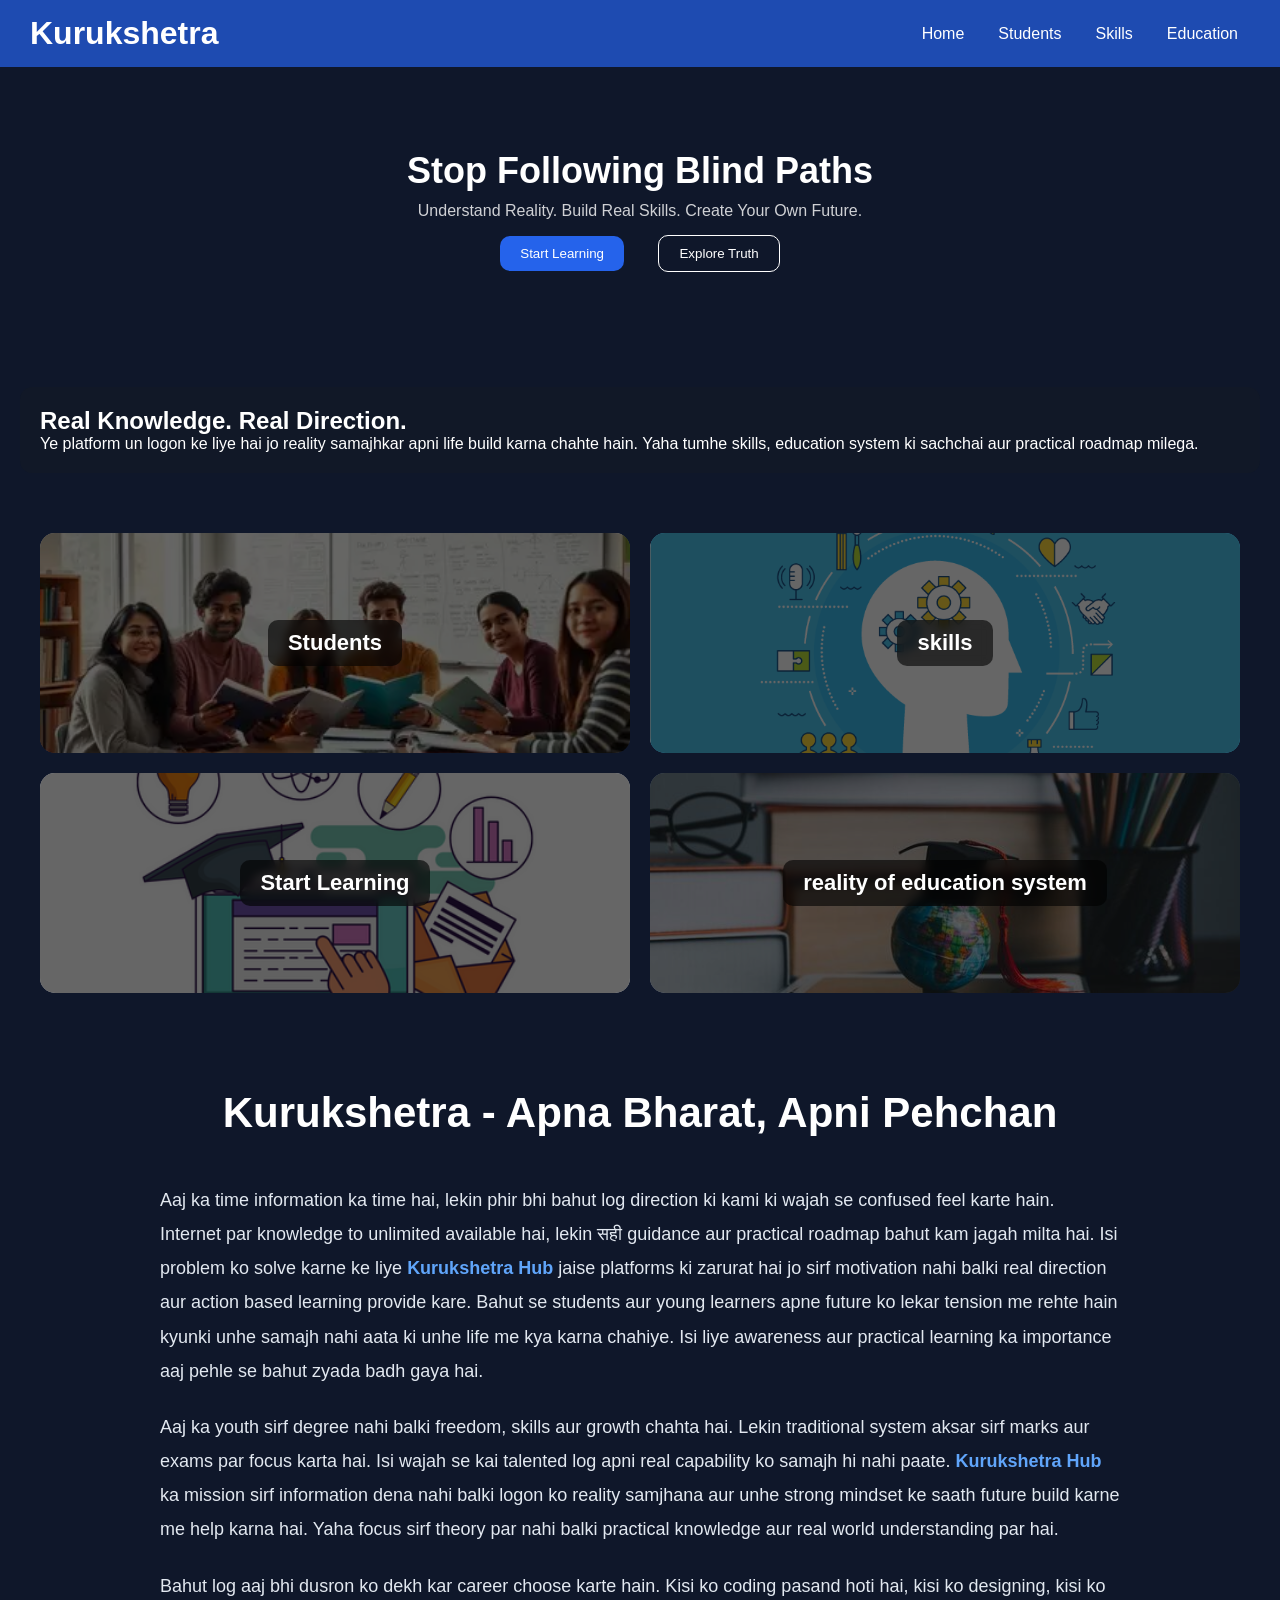
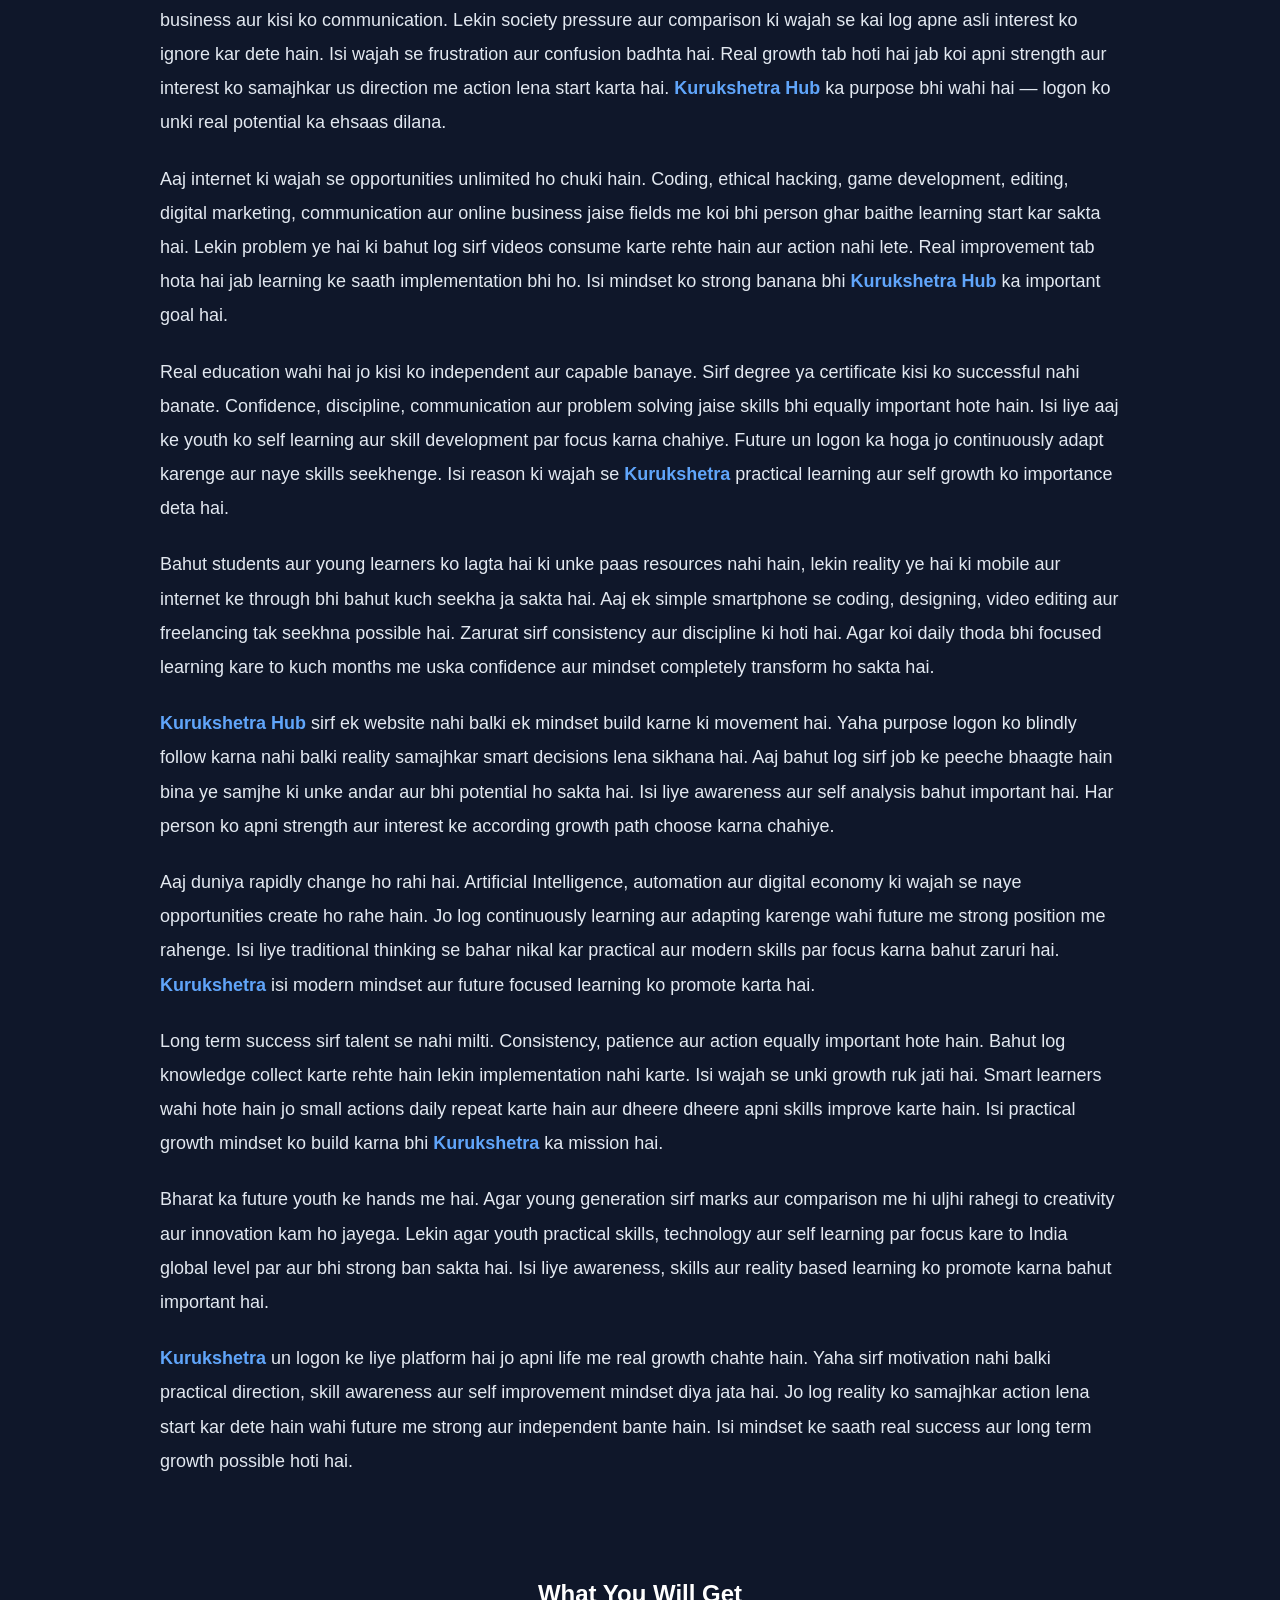
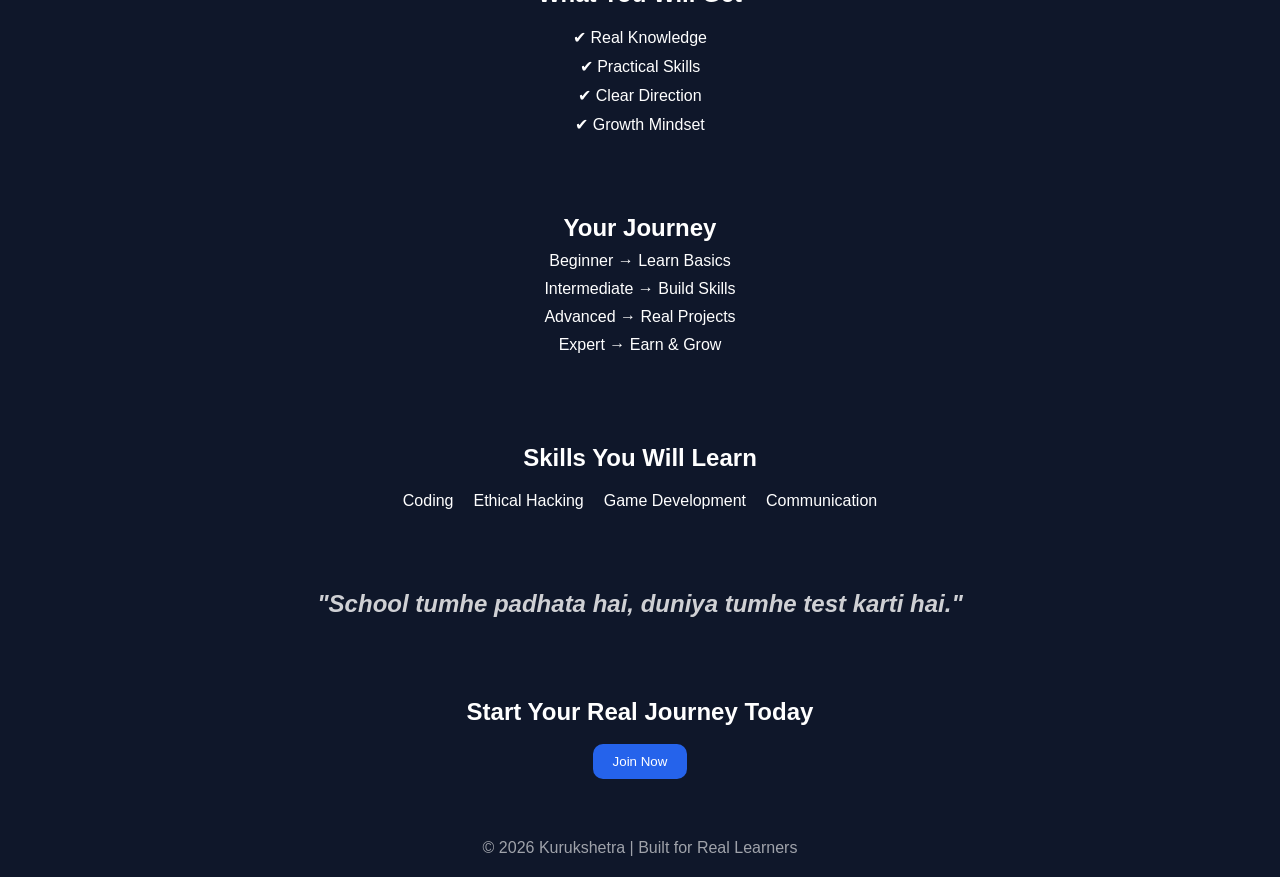
<file: index.html>
<!DOCTYPE html>
<html>
<head>
  <title>Kurukshetra: Apna Bharat, Apni Pehchan</title>
<meta name="google-site-verification" content="U9v6jDR8vg3kmbfrW6MSKwEQJCHK7omsVgUITVXYSSY" />
  <link rel="icon" type="image/png" href="icon.png">
  <link rel="apple-touch-icon" href="icon.png">
  <meta name="theme-color" content="#0f172a">
  <meta name="description" content="Kurukshetra hub ek platform hai jaha students ko real knowledge, skills aur life direction milti hai. Yaha aapko practical learning aur growth ka roadmap milega.">
  <link rel="stylesheet" href="style.css">
  <meta charset="UTF-8">
  <meta name="viewport" content="width=device-width, initial-scale=1.0">
</head>


<body>
  
<header>
  <h1>Kurukshetra</h1>
  <nav class="menu">
    <a href="#">Home</a>
    <a href="students.html">Students</a>
    <a href="skills.html">Skills</a>
    <a href="education.html">Education</a>
  </nav>
</header>

<!-- 🔥 HERO -->
<section class="hero">
  <h2>Stop Following Blind Paths</h2>
  <p>Understand Reality. Build Real Skills. Create Your Own Future.</p>
  <div class="hero-btns">
    <button onclick="location.href='start-learning.html'">Start Learning</button>
    <button class="outline" onclick="location.href='education.html'">Explore Truth</button>
  </div>
</section>

<!-- 📌 ABOUT -->
<section class="about">
  <h2>Real Knowledge. Real Direction.</h2>
  <p>
    Ye platform un logon ke liye hai jo reality samajhkar apni life build karna chahte hain.
    Yaha tumhe skills, education system ki sachchai aur practical roadmap milega.
  </p>
</section>

<!-- 🔥 MAIN BOXES -->
<section class="main-sections">
  <div class="box students" onclick="location.href='students.html'" >
  <span class="box-text">Students</span>
</div>
  <div class="box skills" onclick="location.href='skills.html'">
  <span class="box-text">skills</span>
</div>
<div class="box learning" onclick="location.href='start-learning.html'">
  <span class="box-text">Start Learning</span>
</div>
  <div class="box education" onclick="location.href='education.html'">
  <span class="box-text">reality of education system</span>
</div>
</section>

<section class="home-article">

  <h1>Kurukshetra - Apna Bharat, Apni Pehchan</h1>

  <p>
    Aaj ka time information ka time hai, lekin phir bhi bahut log direction ki kami ki wajah se confused feel karte hain. Internet par knowledge to unlimited available hai, lekin सही guidance aur practical roadmap bahut kam jagah milta hai. Isi problem ko solve karne ke liye <b>Kurukshetra Hub</b> jaise platforms ki zarurat hai jo sirf motivation nahi balki real direction aur action based learning provide kare. Bahut se students aur young learners apne future ko lekar tension me rehte hain kyunki unhe samajh nahi aata ki unhe life me kya karna chahiye. Isi liye awareness aur practical learning ka importance aaj pehle se bahut zyada badh gaya hai.
  </p>

  <p>
    Aaj ka youth sirf degree nahi balki freedom, skills aur growth chahta hai. Lekin traditional system aksar sirf marks aur exams par focus karta hai. Isi wajah se kai talented log apni real capability ko samajh hi nahi paate. <b>Kurukshetra Hub</b> ka mission sirf information dena nahi balki logon ko reality samjhana aur unhe strong mindset ke saath future build karne me help karna hai. Yaha focus sirf theory par nahi balki practical knowledge aur real world understanding par hai.
  </p>

  <p>
    Bahut log aaj bhi dusron ko dekh kar career choose karte hain. Kisi ko coding pasand hoti hai, kisi ko designing, kisi ko business aur kisi ko communication. Lekin society pressure aur comparison ki wajah se kai log apne asli interest ko ignore kar dete hain. Isi wajah se frustration aur confusion badhta hai. Real growth tab hoti hai jab koi apni strength aur interest ko samajhkar us direction me action lena start karta hai. <b>Kurukshetra Hub</b> ka purpose bhi wahi hai — logon ko unki real potential ka ehsaas dilana.
  </p>

  <p>
    Aaj internet ki wajah se opportunities unlimited ho chuki hain. Coding, ethical hacking, game development, editing, digital marketing, communication aur online business jaise fields me koi bhi person ghar baithe learning start kar sakta hai. Lekin problem ye hai ki bahut log sirf videos consume karte rehte hain aur action nahi lete. Real improvement tab hota hai jab learning ke saath implementation bhi ho. Isi mindset ko strong banana bhi <b>Kurukshetra Hub</b> ka important goal hai.
  </p>

  <p>
    Real education wahi hai jo kisi ko independent aur capable banaye. Sirf degree ya certificate kisi ko successful nahi banate. Confidence, discipline, communication aur problem solving jaise skills bhi equally important hote hain. Isi liye aaj ke youth ko self learning aur skill development par focus karna chahiye. Future un logon ka hoga jo continuously adapt karenge aur naye skills seekhenge. Isi reason ki wajah se <b>Kurukshetra</b> practical learning aur self growth ko importance deta hai.
  </p>

  <p>
    Bahut students aur young learners ko lagta hai ki unke paas resources nahi hain, lekin reality ye hai ki mobile aur internet ke through bhi bahut kuch seekha ja sakta hai. Aaj ek simple smartphone se coding, designing, video editing aur freelancing tak seekhna possible hai. Zarurat sirf consistency aur discipline ki hoti hai. Agar koi daily thoda bhi focused learning kare to kuch months me uska confidence aur mindset completely transform ho sakta hai.
  </p>

  <p>
    <b>Kurukshetra Hub</b> sirf ek website nahi balki ek mindset build karne ki movement hai. Yaha purpose logon ko blindly follow karna nahi balki reality samajhkar smart decisions lena sikhana hai. Aaj bahut log sirf job ke peeche bhaagte hain bina ye samjhe ki unke andar aur bhi potential ho sakta hai. Isi liye awareness aur self analysis bahut important hai. Har person ko apni strength aur interest ke according growth path choose karna chahiye.
  </p>

  <p>
    Aaj duniya rapidly change ho rahi hai. Artificial Intelligence, automation aur digital economy ki wajah se naye opportunities create ho rahe hain. Jo log continuously learning aur adapting karenge wahi future me strong position me rahenge. Isi liye traditional thinking se bahar nikal kar practical aur modern skills par focus karna bahut zaruri hai. <b>Kurukshetra</b> isi modern mindset aur future focused learning ko promote karta hai.
  </p>

  <p>
    Long term success sirf talent se nahi milti. Consistency, patience aur action equally important hote hain. Bahut log knowledge collect karte rehte hain lekin implementation nahi karte. Isi wajah se unki growth ruk jati hai. Smart learners wahi hote hain jo small actions daily repeat karte hain aur dheere dheere apni skills improve karte hain. Isi practical growth mindset ko build karna bhi <b>Kurukshetra</b> ka mission hai.
  </p>

  <p>
    Bharat ka future youth ke hands me hai. Agar young generation sirf marks aur comparison me hi uljhi rahegi to creativity aur innovation kam ho jayega. Lekin agar youth practical skills, technology aur self learning par focus kare to India global level par aur bhi strong ban sakta hai. Isi liye awareness, skills aur reality based learning ko promote karna bahut important hai.
  </p>

  <p>
    <b>Kurukshetra</b> un logon ke liye platform hai jo apni life me real growth chahte hain. Yaha sirf motivation nahi balki practical direction, skill awareness aur self improvement mindset diya jata hai. Jo log reality ko samajhkar action lena start kar dete hain wahi future me strong aur independent bante hain. Isi mindset ke saath real success aur long term growth possible hoti hai.
  </p>

</section>
<!-- 🚀 WHAT YOU GET -->
<section class="features">
  <h2>What You Will Get</h2>
  <div class="feature-box">
    <div>✔ Real Knowledge</div>
    <div>✔ Practical Skills</div>
    <div>✔ Clear Direction</div>
    <div>✔ Growth Mindset</div>
  </div>
</section>

<!-- 🧭 ROADMAP -->
<section class="roadmap">
  <h2>Your Journey</h2>
  <div class="steps">
    <div>Beginner → Learn Basics</div>
    <div>Intermediate → Build Skills</div>
    <div>Advanced → Real Projects</div>
    <div>Expert → Earn & Grow</div>
  </div>
</section>

<!-- 💡 SKILLS PREVIEW -->
<section class="skills-preview">
  <h2>Skills You Will Learn</h2>
  <div class="skill-items">
    <div>Coding</div>
    <div>Ethical Hacking</div>
    <div>Game Development</div>
    <div>Communication</div>
  </div>
</section>

<!-- ⚡ QUOTE -->
<section class="quote">
  <h2>"School tumhe padhata hai, duniya tumhe test karti hai."</h2>
</section>

<!-- 🎯 CTA -->
<section class="cta">
  <h2>Start Your Real Journey Today</h2>
  <br><button>Join Now</button>
</section>

<!-- 🔚 FOOTER -->
<footer>
  <p>© 2026 Kurukshetra | Built for Real Learners</p>
</footer>

<script>
window.addEventListener("load", function() {
  setTimeout(function() {
    document.getElementById("popup").style.display = "flex";
  }, 5000); // 5 sec baad show
});

function closePopup() {
  document.getElementById("popup").style.display = "none";
}

function goToBlog() {
  window.location.href = "blog.html";
}
</script>

<div id="popup" class="popup">
  <div class="popup-box">
    
    <h2>Confused About Your Future?</h2>

    <p class="popup-text">
      Agar tumhe samajh nahi aa raha ki life me kya karna hai, kaunsi skill seekhni hai 
      ya kaise start karna hai — to hamara detailed blog tumhe clear direction dega.  
      Yaha tumhe real guidance milegi jo school me nahi sikhayi jati.
    </p>

    <div class="popup-buttons">
      <button onclick="goToBlog()">Yes, Show Me</button>
      <button onclick="closePopup()">No, I'm Good</button>
    </div>

  </div>
</div>
</div>
</body>
</html>
</file>
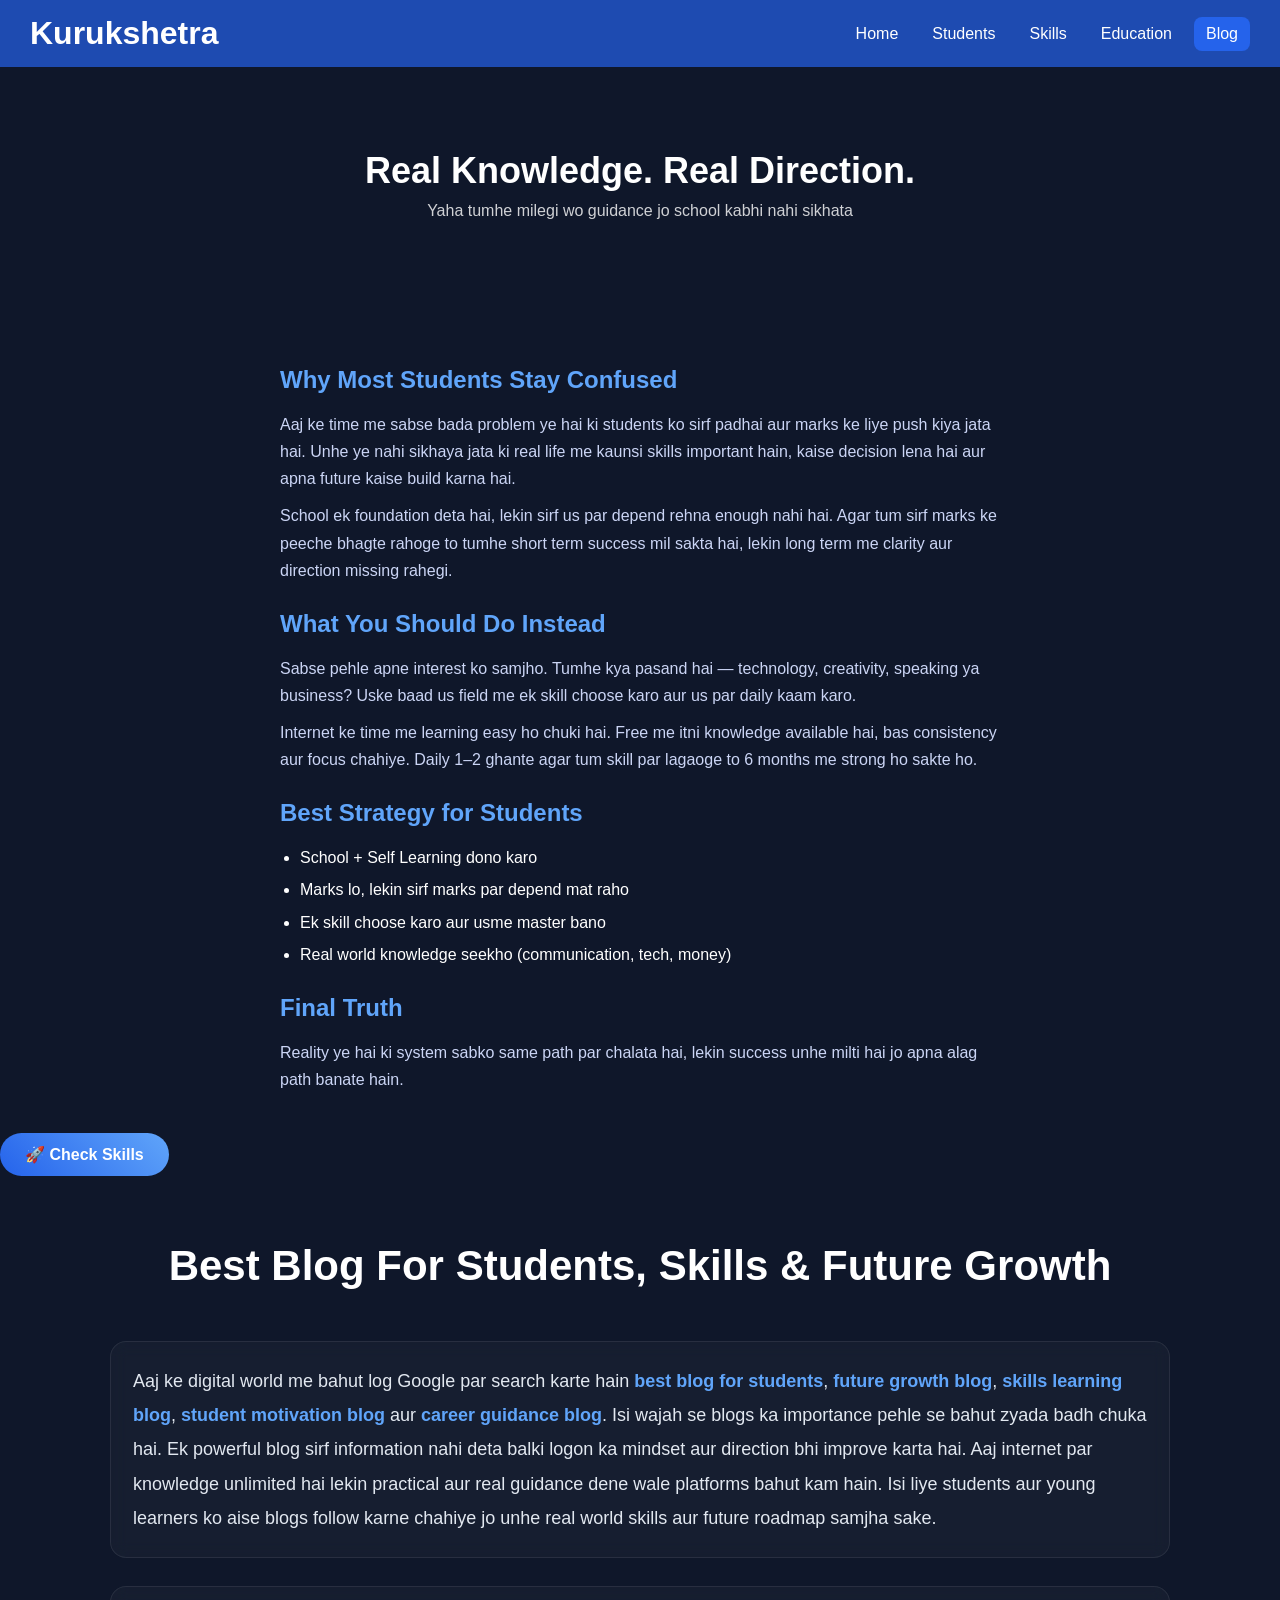
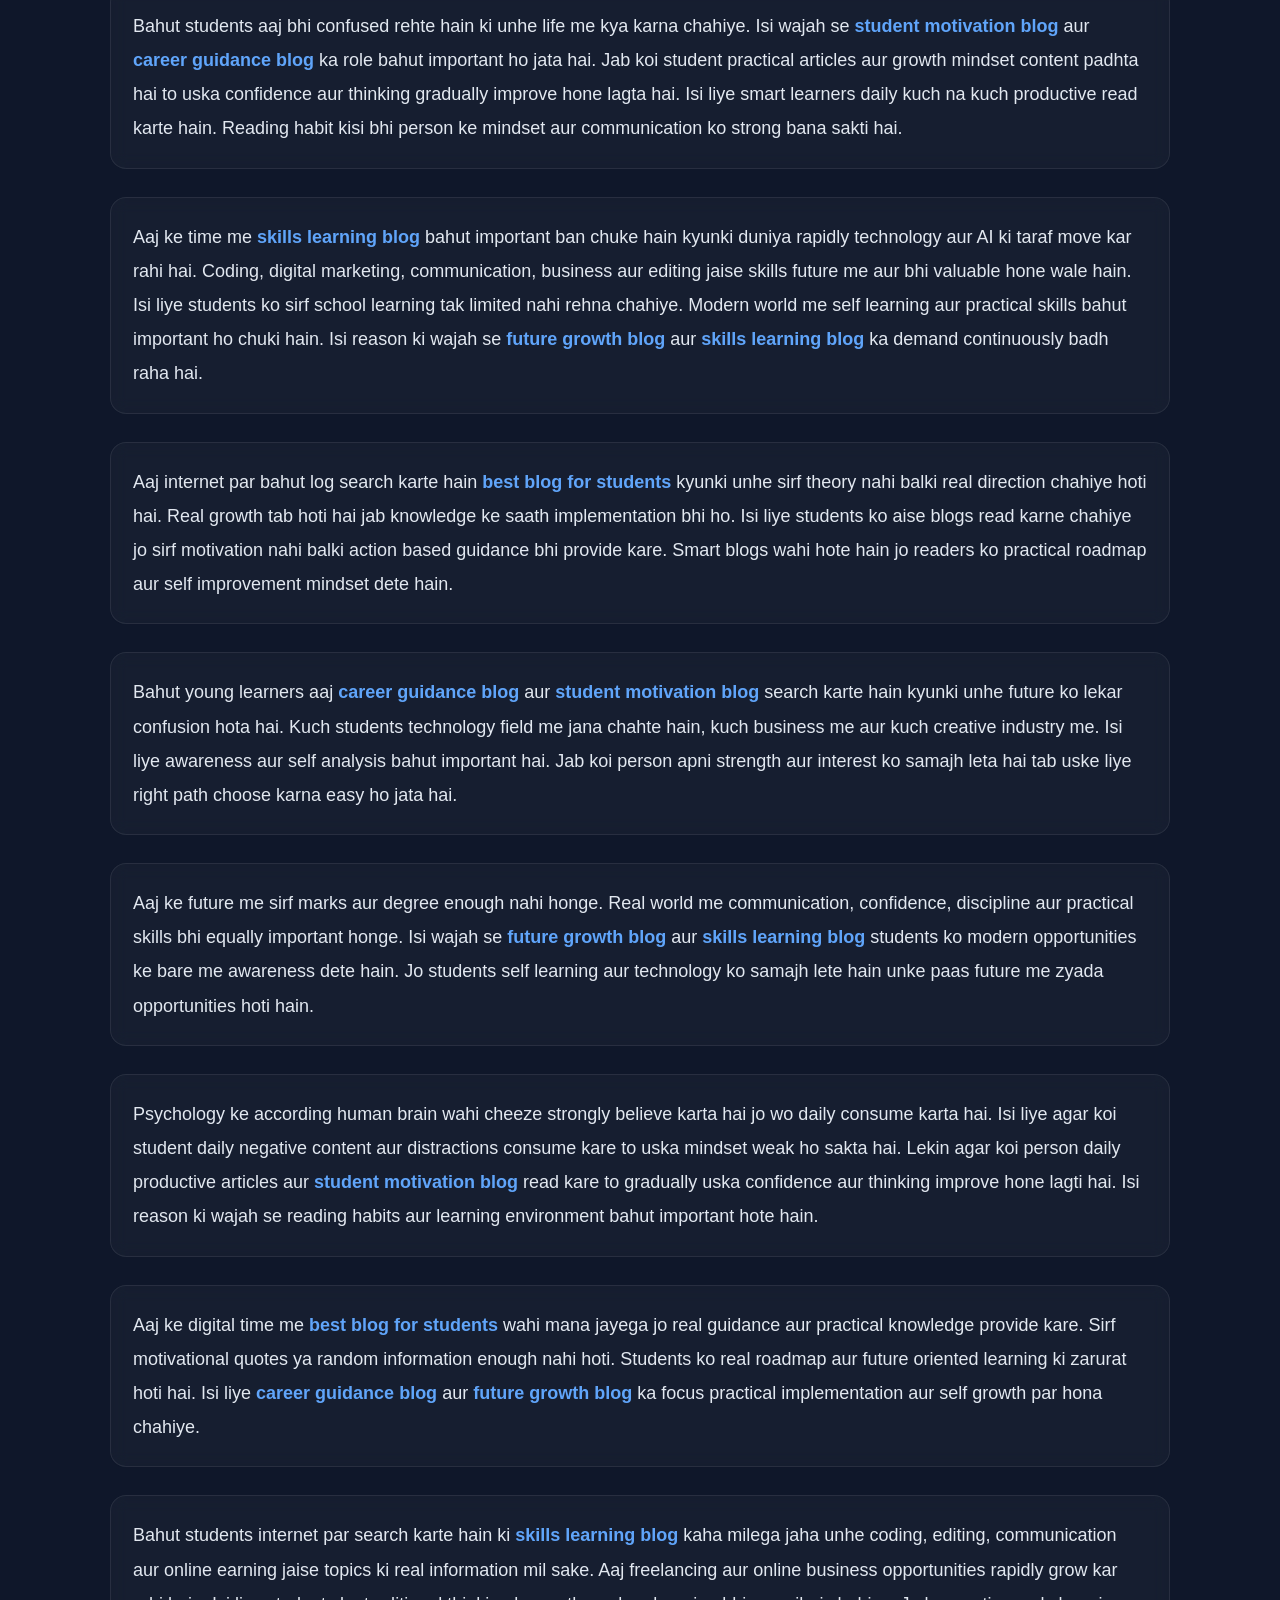
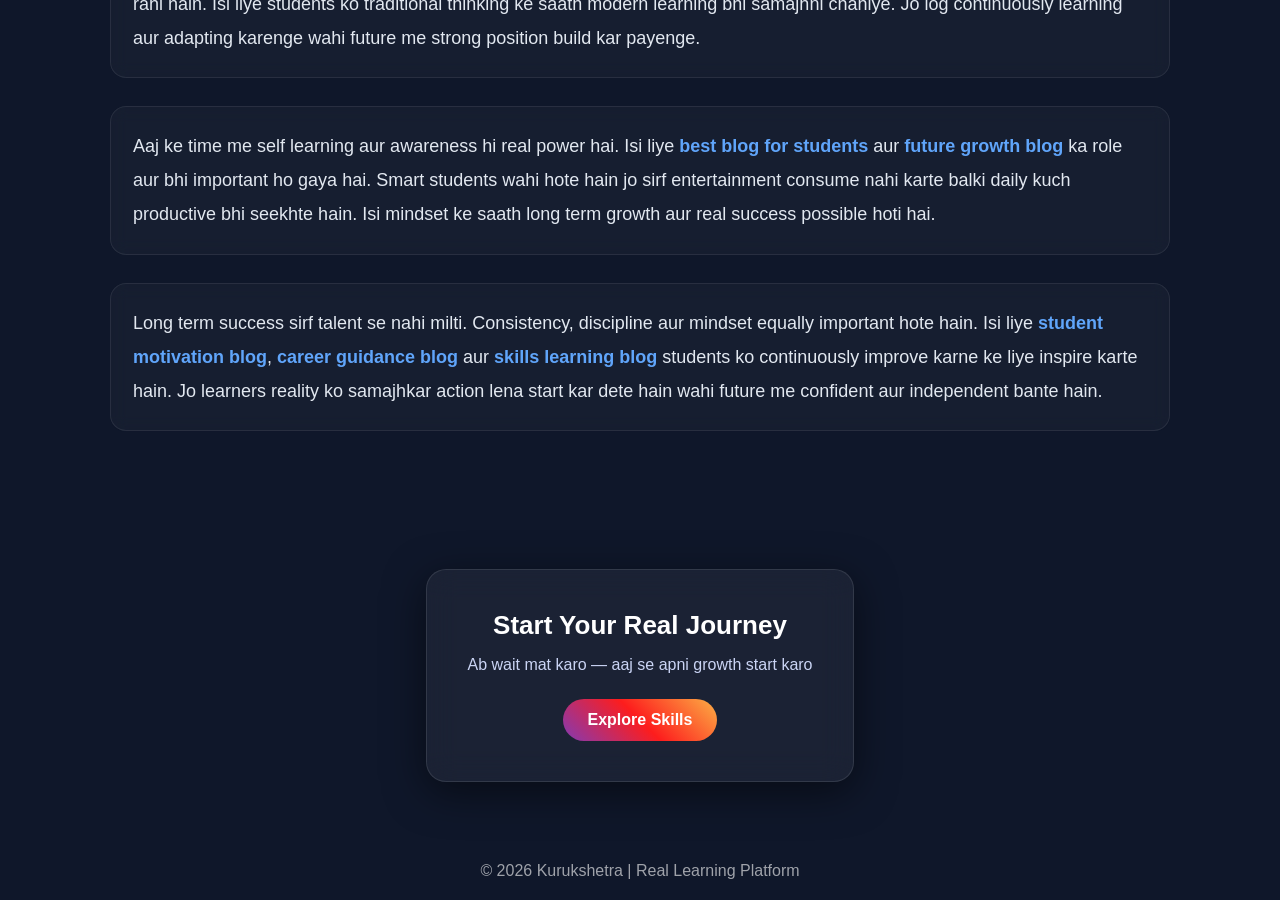
<file: blog.html>
<!DOCTYPE html>
<html>
<head>
  <title>Real Guidance for Students | Kurukshetra Blog</title>
  <link rel="icon" type="image/png" href="icon.png">
  <link rel="apple-touch-icon" href="icon.png">
  <meta name="theme-color" content="#0f172a">
  <meta name="description" content="Students ke liye real guidance, skills, education system ki reality aur life direction. Yaha se apni growth ka real start kare.">
  <link rel="stylesheet" href="style.css">
  <meta charset="UTF-8">
  <meta name="viewport" content="width=device-width, initial-scale=1.0">
</head>

<body>

<!-- HEADER -->
<header>
  <h1>Kurukshetra</h1>
  <nav class="menu">
    <a href="index.html">Home</a>
    <a href="students.html">Students</a>
    <a href="skills.html">Skills</a>
    <a href="education.html">Education</a>
    <a href="#" class="active">Blog</a>
  </nav>
</header>

<!-- HERO -->
<section class="hero">
  <h2>Real Knowledge. Real Direction.</h2>
  <p>Yaha tumhe milegi wo guidance jo school kabhi nahi sikhata</p>
</section>

<!-- MAIN BLOG -->
<section class="blog">

  <h2>Why Most Students Stay Confused</h2>

  <p>
    Aaj ke time me sabse bada problem ye hai ki students ko sirf padhai aur marks ke liye push kiya jata hai.
    Unhe ye nahi sikhaya jata ki real life me kaunsi skills important hain, kaise decision lena hai aur apna future kaise build karna hai.
  </p>

  <p>
    School ek foundation deta hai, lekin sirf us par depend rehna enough nahi hai.
    Agar tum sirf marks ke peeche bhagte rahoge to tumhe short term success mil sakta hai,
    lekin long term me clarity aur direction missing rahegi.
  </p>

  <h2>What You Should Do Instead</h2>

  <p>
    Sabse pehle apne interest ko samjho. Tumhe kya pasand hai — technology, creativity, speaking ya business?
    Uske baad us field me ek skill choose karo aur us par daily kaam karo.
  </p>

  <p>
    Internet ke time me learning easy ho chuki hai. Free me itni knowledge available hai,
    bas consistency aur focus chahiye. Daily 1–2 ghante agar tum skill par lagaoge to 6 months me strong ho sakte ho.
  </p>

  <h2>Best Strategy for Students</h2>

  <ul>
    <li>School + Self Learning dono karo</li>
    <li>Marks lo, lekin sirf marks par depend mat raho</li>
    <li>Ek skill choose karo aur usme master bano</li>
    <li>Real world knowledge seekho (communication, tech, money)</li>
  </ul>

  <h2>Final Truth</h2>

  <p>
    Reality ye hai ki system sabko same path par chalata hai,
    lekin success unhe milti hai jo apna alag path banate hain.
  </p>

</section>
<button class="check-btn-pro" onclick="location.href='skills.html'">
  🚀 Check Skills
</button>
<section class="blog-growth-section">

<h1>Best Blog For Students, Skills & Future Growth</h1>

<p>
Aaj ke digital world me bahut log Google par search karte hain <b>best blog for students</b>, <b>future growth blog</b>, <b>skills learning blog</b>, <b>student motivation blog</b> aur <b>career guidance blog</b>. Isi wajah se blogs ka importance pehle se bahut zyada badh chuka hai. Ek powerful blog sirf information nahi deta balki logon ka mindset aur direction bhi improve karta hai. Aaj internet par knowledge unlimited hai lekin practical aur real guidance dene wale platforms bahut kam hain. Isi liye students aur young learners ko aise blogs follow karne chahiye jo unhe real world skills aur future roadmap samjha sake.
</p>

<p>
Bahut students aaj bhi confused rehte hain ki unhe life me kya karna chahiye. Isi wajah se <b>student motivation blog</b> aur <b>career guidance blog</b> ka role bahut important ho jata hai. Jab koi student practical articles aur growth mindset content padhta hai to uska confidence aur thinking gradually improve hone lagta hai. Isi liye smart learners daily kuch na kuch productive read karte hain. Reading habit kisi bhi person ke mindset aur communication ko strong bana sakti hai.
</p>

<p>
Aaj ke time me <b>skills learning blog</b> bahut important ban chuke hain kyunki duniya rapidly technology aur AI ki taraf move kar rahi hai. Coding, digital marketing, communication, business aur editing jaise skills future me aur bhi valuable hone wale hain. Isi liye students ko sirf school learning tak limited nahi rehna chahiye. Modern world me self learning aur practical skills bahut important ho chuki hain. Isi reason ki wajah se <b>future growth blog</b> aur <b>skills learning blog</b> ka demand continuously badh raha hai.
</p>

<p>
Aaj internet par bahut log search karte hain <b>best blog for students</b> kyunki unhe sirf theory nahi balki real direction chahiye hoti hai. Real growth tab hoti hai jab knowledge ke saath implementation bhi ho. Isi liye students ko aise blogs read karne chahiye jo sirf motivation nahi balki action based guidance bhi provide kare. Smart blogs wahi hote hain jo readers ko practical roadmap aur self improvement mindset dete hain.
</p>

<p>
Bahut young learners aaj <b>career guidance blog</b> aur <b>student motivation blog</b> search karte hain kyunki unhe future ko lekar confusion hota hai. Kuch students technology field me jana chahte hain, kuch business me aur kuch creative industry me. Isi liye awareness aur self analysis bahut important hai. Jab koi person apni strength aur interest ko samajh leta hai tab uske liye right path choose karna easy ho jata hai.
</p>

<p>
Aaj ke future me sirf marks aur degree enough nahi honge. Real world me communication, confidence, discipline aur practical skills bhi equally important honge. Isi wajah se <b>future growth blog</b> aur <b>skills learning blog</b> students ko modern opportunities ke bare me awareness dete hain. Jo students self learning aur technology ko samajh lete hain unke paas future me zyada opportunities hoti hain.
</p>

<p>
Psychology ke according human brain wahi cheeze strongly believe karta hai jo wo daily consume karta hai. Isi liye agar koi student daily negative content aur distractions consume kare to uska mindset weak ho sakta hai. Lekin agar koi person daily productive articles aur <b>student motivation blog</b> read kare to gradually uska confidence aur thinking improve hone lagti hai. Isi reason ki wajah se reading habits aur learning environment bahut important hote hain.
</p>

<p>
Aaj ke digital time me <b>best blog for students</b> wahi mana jayega jo real guidance aur practical knowledge provide kare. Sirf motivational quotes ya random information enough nahi hoti. Students ko real roadmap aur future oriented learning ki zarurat hoti hai. Isi liye <b>career guidance blog</b> aur <b>future growth blog</b> ka focus practical implementation aur self growth par hona chahiye.
</p>

<p>
Bahut students internet par search karte hain ki <b>skills learning blog</b> kaha milega jaha unhe coding, editing, communication aur online earning jaise topics ki real information mil sake. Aaj freelancing aur online business opportunities rapidly grow kar rahi hain. Isi liye students ko traditional thinking ke saath modern learning bhi samajhni chahiye. Jo log continuously learning aur adapting karenge wahi future me strong position build kar payenge.
</p>

<p>
Aaj ke time me self learning aur awareness hi real power hai. Isi liye <b>best blog for students</b> aur <b>future growth blog</b> ka role aur bhi important ho gaya hai. Smart students wahi hote hain jo sirf entertainment consume nahi karte balki daily kuch productive bhi seekhte hain. Isi mindset ke saath long term growth aur real success possible hoti hai.
</p>

<p>
Long term success sirf talent se nahi milti. Consistency, discipline aur mindset equally important hote hain. Isi liye <b>student motivation blog</b>, <b>career guidance blog</b> aur <b>skills learning blog</b> students ko continuously improve karne ke liye inspire karte hain. Jo learners reality ko samajhkar action lena start kar dete hain wahi future me confident aur independent bante hain.
</p>

</section>

<!-- CTA -->
<section class="cta-pro">
  <div class="cta-box">
    <h2>Start Your Real Journey</h2>
    <p>Ab wait mat karo — aaj se apni growth start karo</p>

    <a href="skills.html">
      <button class="insta-btn">Explore Skills</button>
    </a>
  </div>
</section>

<!-- FOOTER -->
<footer>
  <p>© 2026 Kurukshetra | Real Learning Platform</p>
</footer>

</body>
</html>
</file>
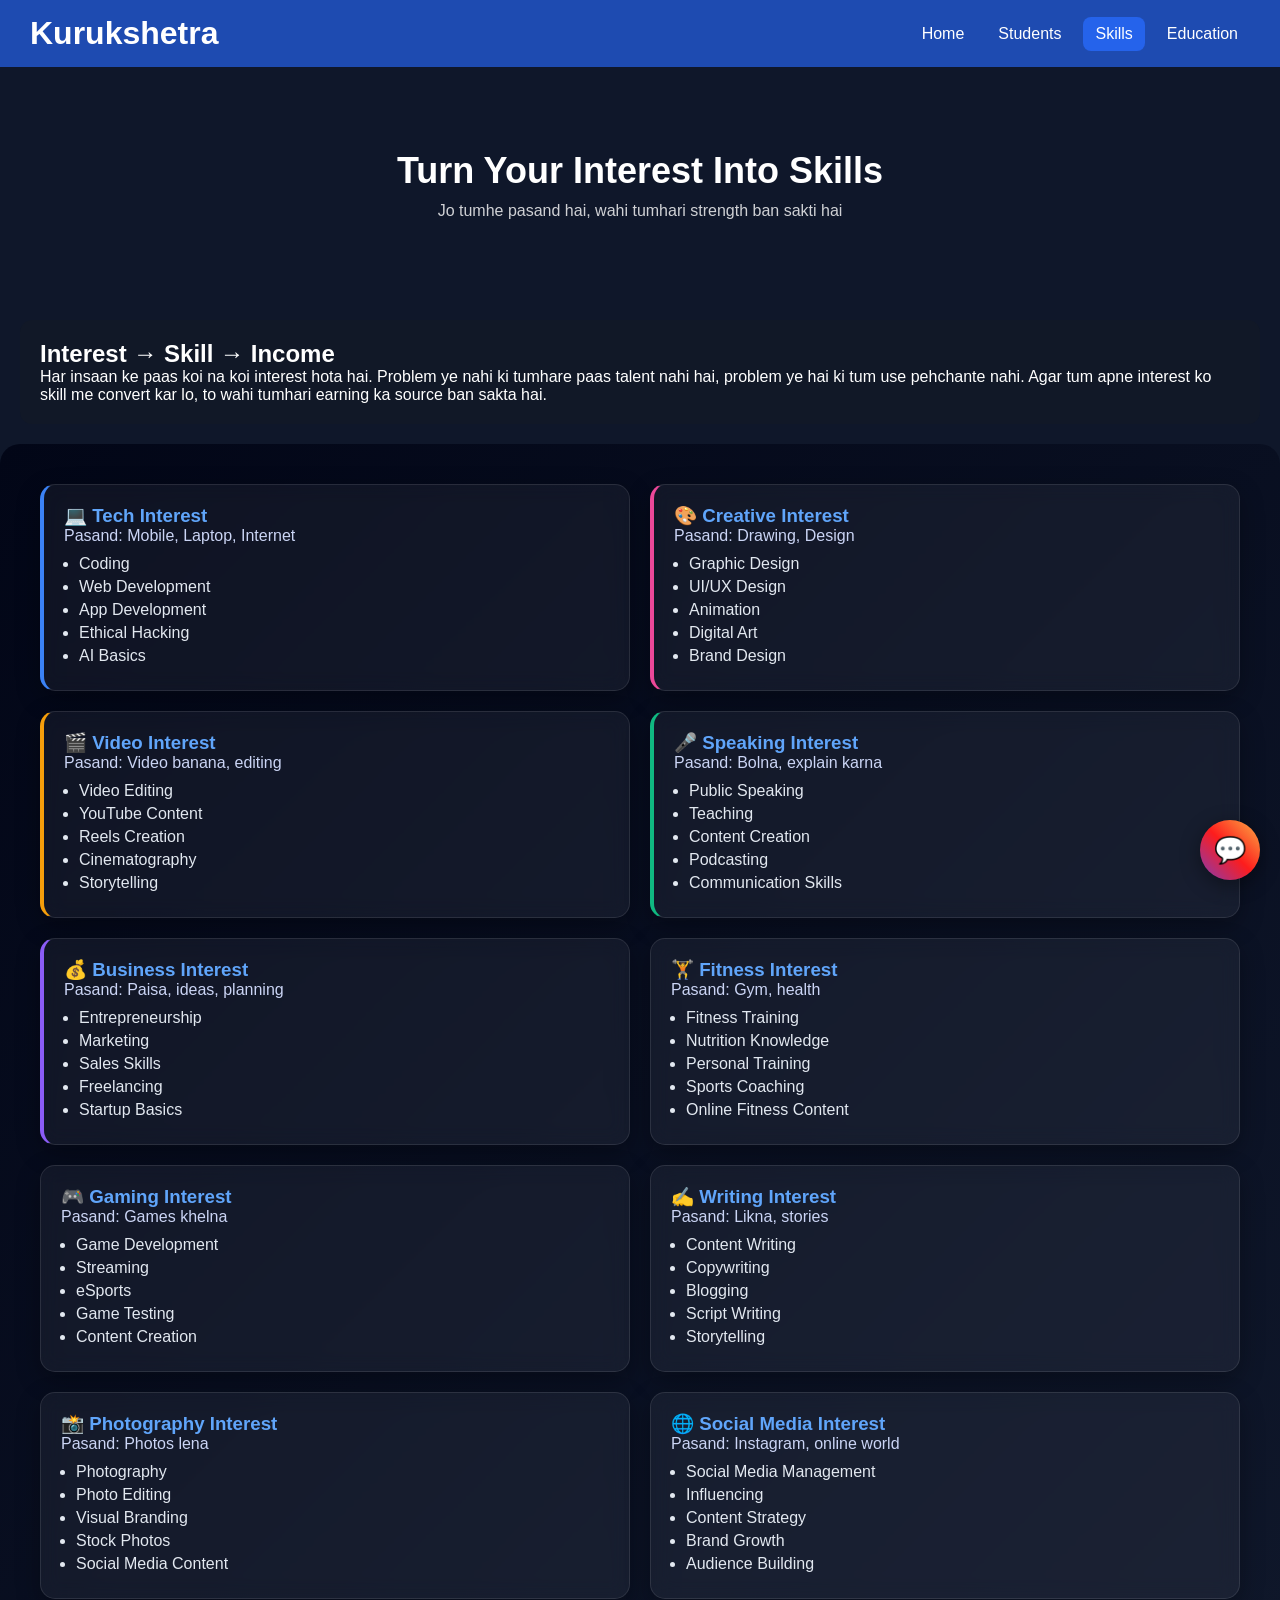
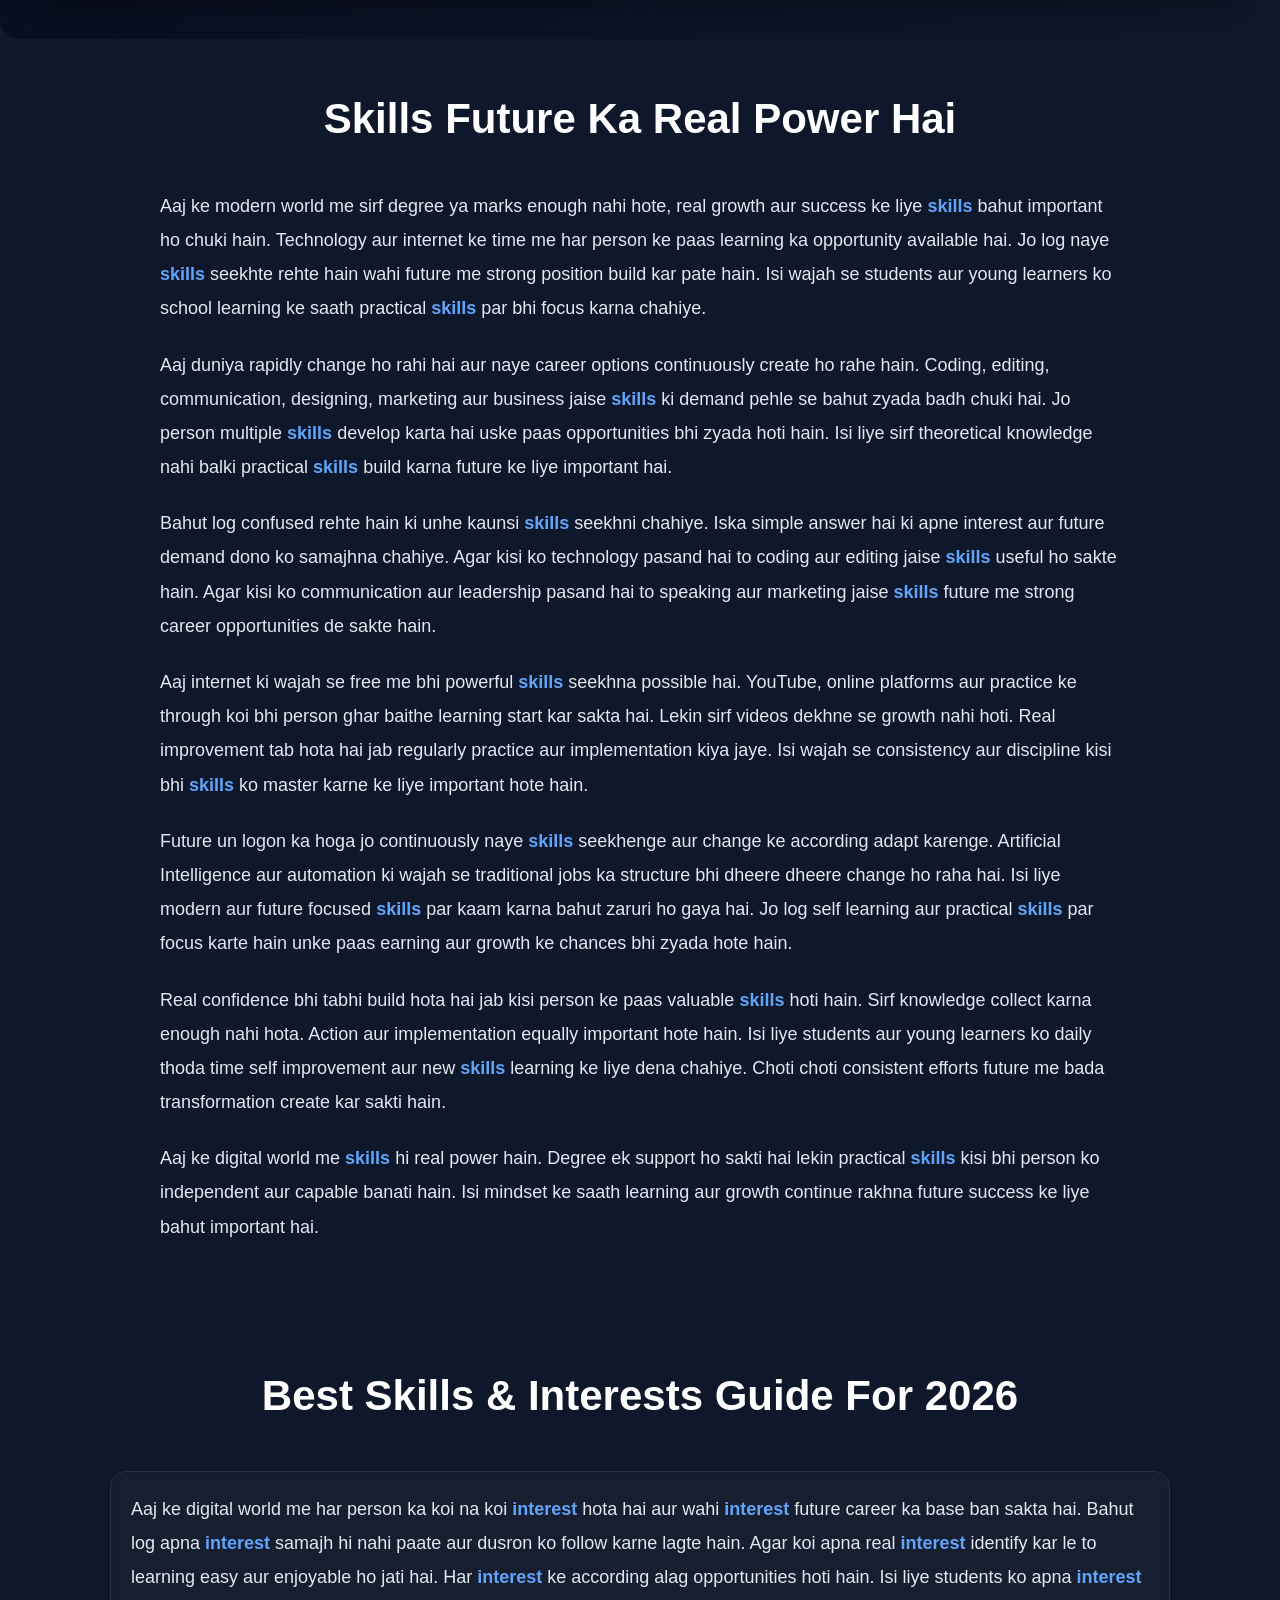
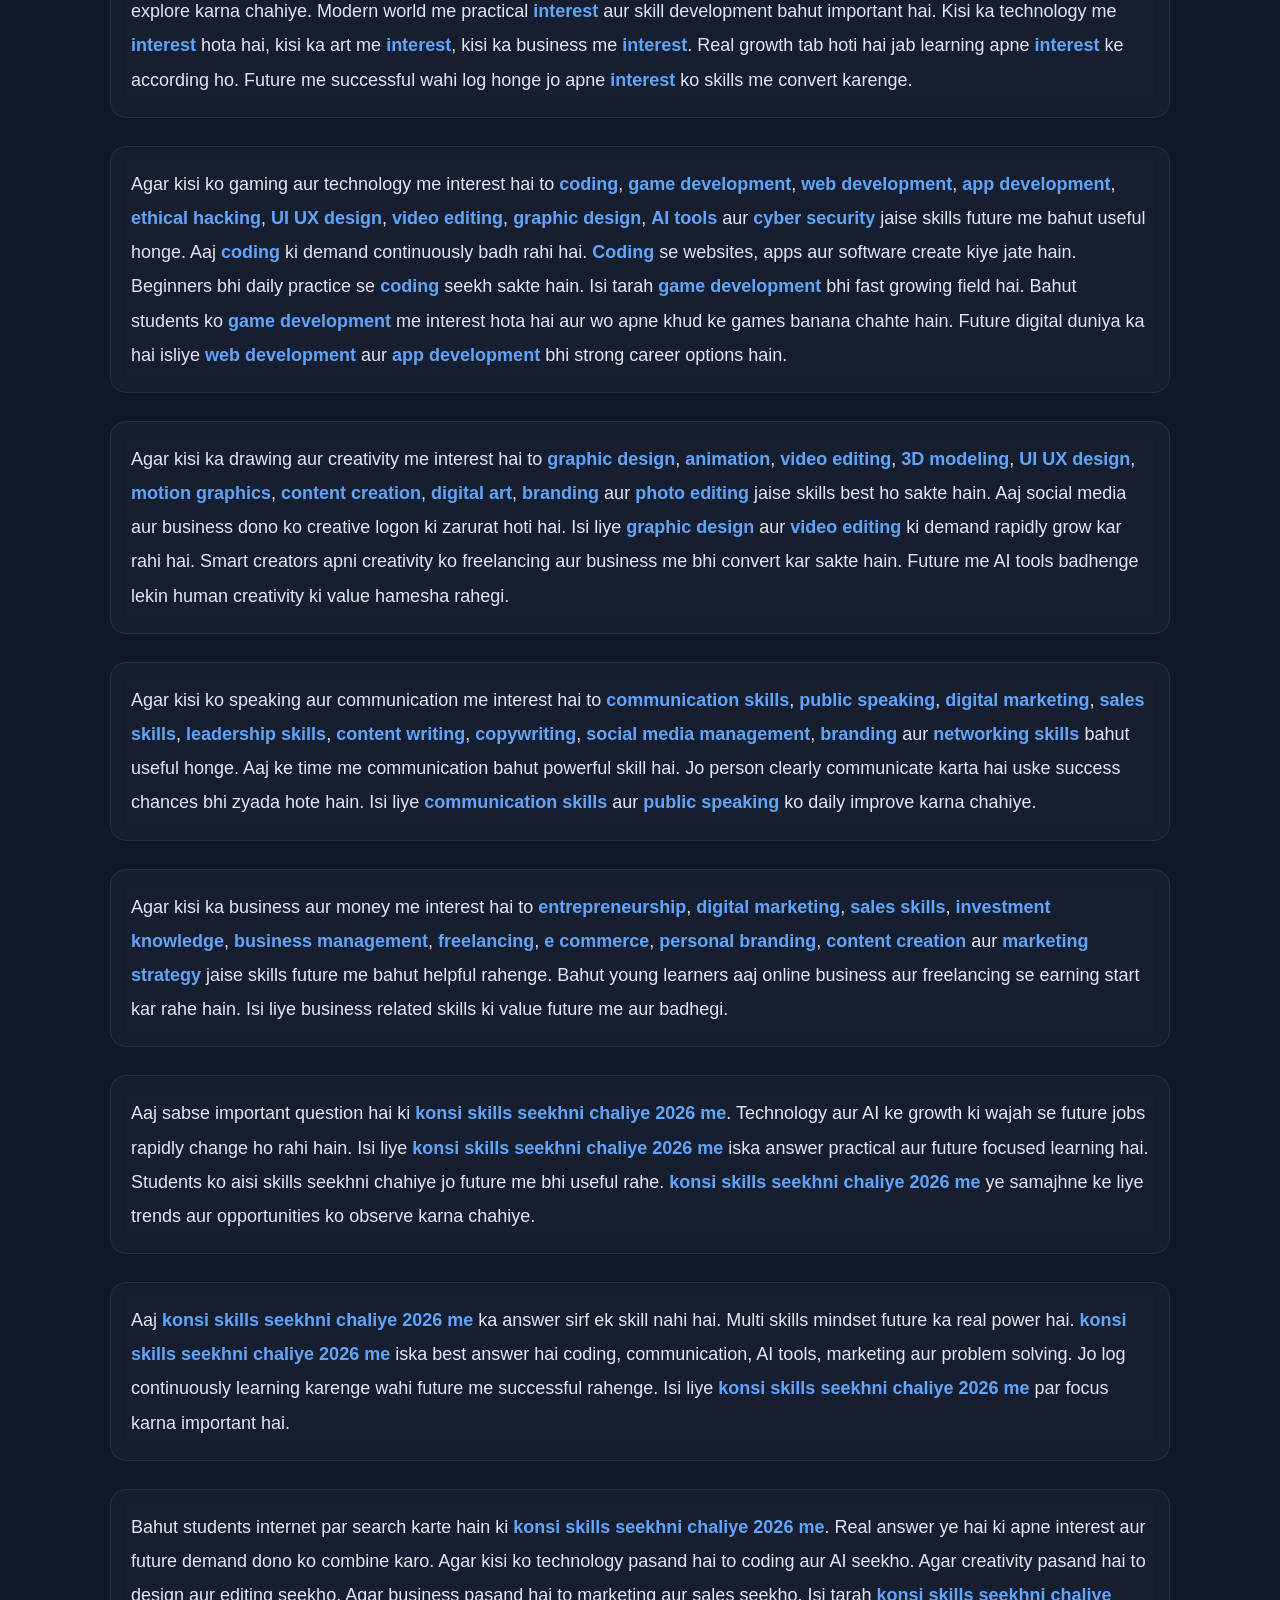
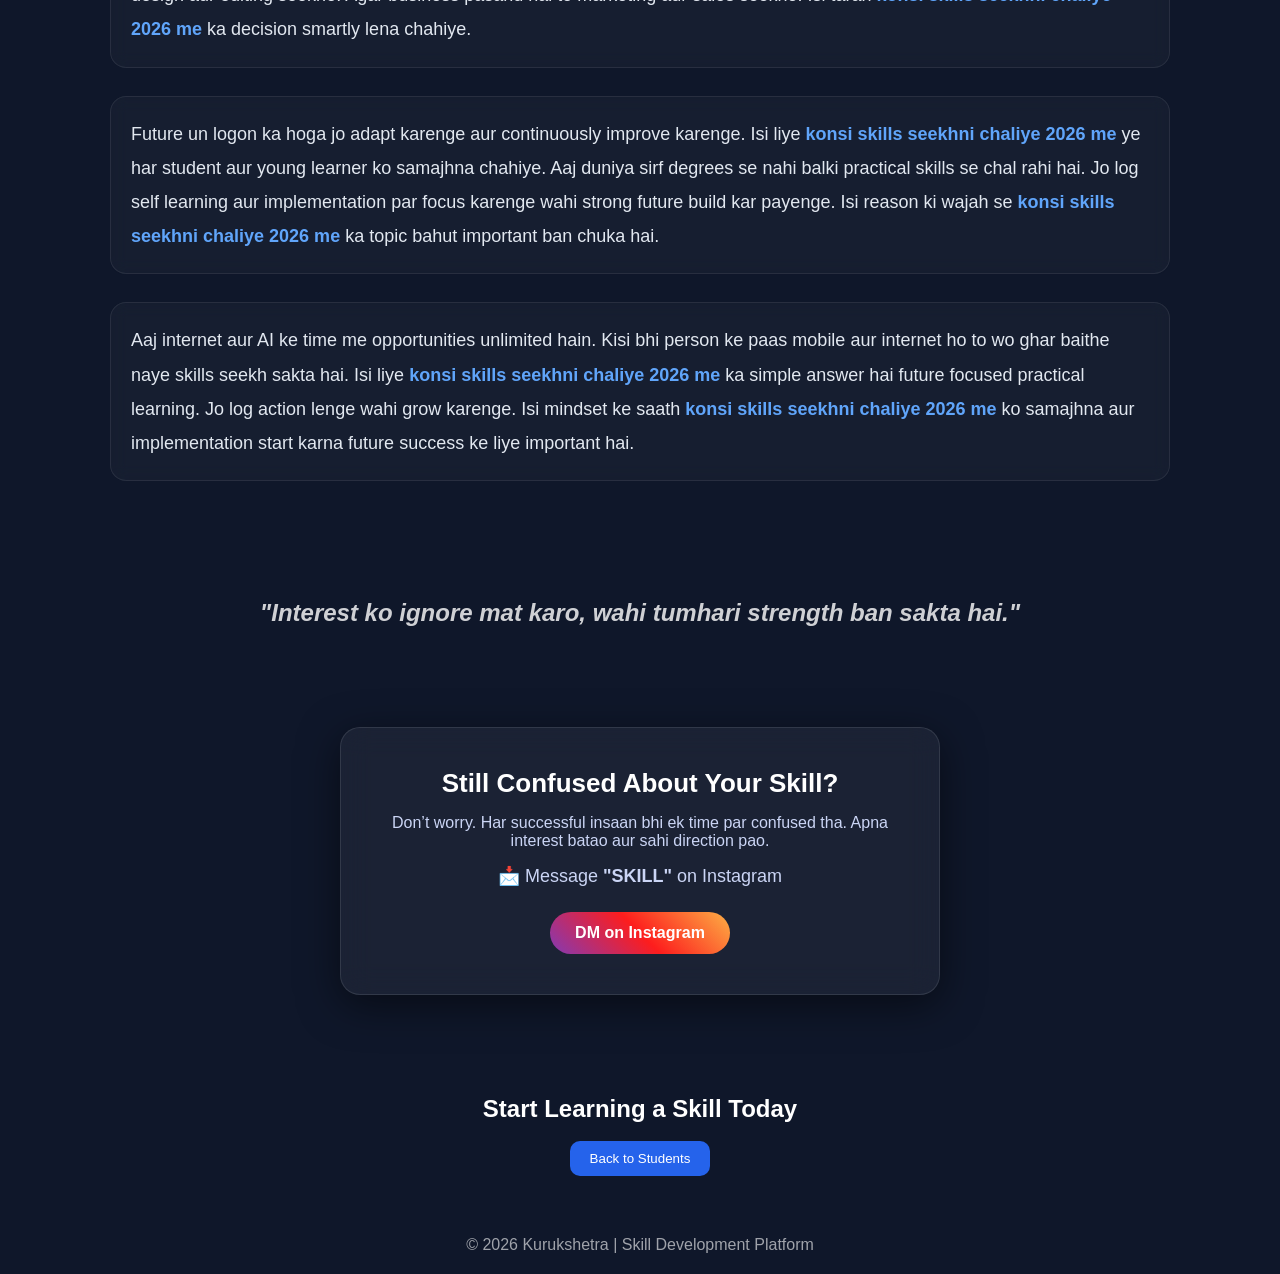
<file: skills.html>
<!DOCTYPE html>
<html>
<head>
  <title>Best Skills for Students India | Learn & Earn | Kurukshetra</title>
  <link rel="icon" type="image/png" href="icon.png">
  <link rel="apple-touch-icon" href="icon.png">
  <meta name="theme-color" content="#0f172a">
  <meta name="description" content="Best skills for students in India. Apne interest ke hisaab se coding, design, video editing aur earning skills seekhe aur apna future build kare.">
  <link rel="stylesheet" href="style.css">
  <meta charset="UTF-8">
  <meta name="viewport" content="width=device-width, initial-scale=1.0">
</head>

<body>

<!-- SAME HEADER -->
<header>
  <h1>Kurukshetra</h1>
  <nav class="menu">
    <a href="index.html">Home</a>
    <a href="students.html">Students</a>
    <a href="#" class="active">Skills</a>
    <a href="education.html">Education</a>
  </nav>
</header>

<!-- 🔥 HERO -->
<section class="hero">
  <h2>Turn Your Interest Into Skills</h2>
  <p>Jo tumhe pasand hai, wahi tumhari strength ban sakti hai</p>
</section>

<!-- 📌 INTRO -->
<section class="about">
  <h2>Interest → Skill → Income</h2>
  <p>
    Har insaan ke paas koi na koi interest hota hai. Problem ye nahi ki
    tumhare paas talent nahi hai, problem ye hai ki tum use pehchante nahi.
    Agar tum apne interest ko skill me convert kar lo, to wahi tumhari earning
    ka source ban sakta hai.
  </p>
</section>

<!-- 🔥 SKILLS GRID -->
<section class="skills-grid">

  <div class="skill-card">
    <h3>💻 Tech Interest</h3>
    <p>Pasand: Mobile, Laptop, Internet</p>
    <ul>
      <li>Coding</li>
      <li>Web Development</li>
      <li>App Development</li>
      <li>Ethical Hacking</li>
      <li>AI Basics</li>
    </ul>
  </div>

  <div class="skill-card">
    <h3>🎨 Creative Interest</h3>
    <p>Pasand: Drawing, Design</p>
    <ul>
      <li>Graphic Design</li>
      <li>UI/UX Design</li>
      <li>Animation</li>
      <li>Digital Art</li>
      <li>Brand Design</li>
    </ul>
  </div>

  <div class="skill-card">
    <h3>🎬 Video Interest</h3>
    <p>Pasand: Video banana, editing</p>
    <ul>
      <li>Video Editing</li>
      <li>YouTube Content</li>
      <li>Reels Creation</li>
      <li>Cinematography</li>
      <li>Storytelling</li>
    </ul>
  </div>

  <div class="skill-card">
    <h3>🎤 Speaking Interest</h3>
    <p>Pasand: Bolna, explain karna</p>
    <ul>
      <li>Public Speaking</li>
      <li>Teaching</li>
      <li>Content Creation</li>
      <li>Podcasting</li>
      <li>Communication Skills</li>
    </ul>
  </div>

  <div class="skill-card">
    <h3>💰 Business Interest</h3>
    <p>Pasand: Paisa, ideas, planning</p>
    <ul>
      <li>Entrepreneurship</li>
      <li>Marketing</li>
      <li>Sales Skills</li>
      <li>Freelancing</li>
      <li>Startup Basics</li>
    </ul>
  </div>

  <div class="skill-card">
    <h3>🏋️ Fitness Interest</h3>
    <p>Pasand: Gym, health</p>
    <ul>
      <li>Fitness Training</li>
      <li>Nutrition Knowledge</li>
      <li>Personal Training</li>
      <li>Sports Coaching</li>
      <li>Online Fitness Content</li>
    </ul>
  </div>

  <div class="skill-card">
    <h3>🎮 Gaming Interest</h3>
    <p>Pasand: Games khelna</p>
    <ul>
      <li>Game Development</li>
      <li>Streaming</li>
      <li>eSports</li>
      <li>Game Testing</li>
      <li>Content Creation</li>
    </ul>
  </div>

  <div class="skill-card">
    <h3>✍️ Writing Interest</h3>
    <p>Pasand: Likna, stories</p>
    <ul>
      <li>Content Writing</li>
      <li>Copywriting</li>
      <li>Blogging</li>
      <li>Script Writing</li>
      <li>Storytelling</li>
    </ul>
  </div>

  <div class="skill-card">
    <h3>📸 Photography Interest</h3>
    <p>Pasand: Photos lena</p>
    <ul>
      <li>Photography</li>
      <li>Photo Editing</li>
      <li>Visual Branding</li>
      <li>Stock Photos</li>
      <li>Social Media Content</li>
    </ul>
  </div>

  <div class="skill-card">
    <h3>🌐 Social Media Interest</h3>
    <p>Pasand: Instagram, online world</p>
    <ul>
      <li>Social Media Management</li>
      <li>Influencing</li>
      <li>Content Strategy</li>
      <li>Brand Growth</li>
      <li>Audience Building</li>
    </ul>
  </div>

</section>
<section class="skills-article">

  <h1>Skills Future Ka Real Power Hai</h1>

  <p>
    Aaj ke modern world me sirf degree ya marks enough nahi hote, real growth aur success ke liye <b>skills</b> bahut important ho chuki hain. Technology aur internet ke time me har person ke paas learning ka opportunity available hai. Jo log naye <b>skills</b> seekhte rehte hain wahi future me strong position build kar pate hain. Isi wajah se students aur young learners ko school learning ke saath practical <b>skills</b> par bhi focus karna chahiye.
  </p>

  <p>
    Aaj duniya rapidly change ho rahi hai aur naye career options continuously create ho rahe hain. Coding, editing, communication, designing, marketing aur business jaise <b>skills</b> ki demand pehle se bahut zyada badh chuki hai. Jo person multiple <b>skills</b> develop karta hai uske paas opportunities bhi zyada hoti hain. Isi liye sirf theoretical knowledge nahi balki practical <b>skills</b> build karna future ke liye important hai.
  </p>

  <p>
    Bahut log confused rehte hain ki unhe kaunsi <b>skills</b> seekhni chahiye. Iska simple answer hai ki apne interest aur future demand dono ko samajhna chahiye. Agar kisi ko technology pasand hai to coding aur editing jaise <b>skills</b> useful ho sakte hain. Agar kisi ko communication aur leadership pasand hai to speaking aur marketing jaise <b>skills</b> future me strong career opportunities de sakte hain.
  </p>

  <p>
    Aaj internet ki wajah se free me bhi powerful <b>skills</b> seekhna possible hai. YouTube, online platforms aur practice ke through koi bhi person ghar baithe learning start kar sakta hai. Lekin sirf videos dekhne se growth nahi hoti. Real improvement tab hota hai jab regularly practice aur implementation kiya jaye. Isi wajah se consistency aur discipline kisi bhi <b>skills</b> ko master karne ke liye important hote hain.
  </p>

  <p>
    Future un logon ka hoga jo continuously naye <b>skills</b> seekhenge aur change ke according adapt karenge. Artificial Intelligence aur automation ki wajah se traditional jobs ka structure bhi dheere dheere change ho raha hai. Isi liye modern aur future focused <b>skills</b> par kaam karna bahut zaruri ho gaya hai. Jo log self learning aur practical <b>skills</b> par focus karte hain unke paas earning aur growth ke chances bhi zyada hote hain.
  </p>

  <p>
    Real confidence bhi tabhi build hota hai jab kisi person ke paas valuable <b>skills</b> hoti hain. Sirf knowledge collect karna enough nahi hota. Action aur implementation equally important hote hain. Isi liye students aur young learners ko daily thoda time self improvement aur new <b>skills</b> learning ke liye dena chahiye. Choti choti consistent efforts future me bada transformation create kar sakti hain.
  </p>

  <p>
    Aaj ke digital world me <b>skills</b> hi real power hain. Degree ek support ho sakti hai lekin practical <b>skills</b> kisi bhi person ko independent aur capable banati hain. Isi mindset ke saath learning aur growth continue rakhna future success ke liye bahut important hai.
  </p>

</section>
<section class="future-skills-section">

<h1>Best Skills & Interests Guide For 2026</h1>

<p>
Aaj ke digital world me har person ka koi na koi <b>interest</b> hota hai aur wahi <b>interest</b> future career ka base ban sakta hai. Bahut log apna <b>interest</b> samajh hi nahi paate aur dusron ko follow karne lagte hain. Agar koi apna real <b>interest</b> identify kar le to learning easy aur enjoyable ho jati hai. Har <b>interest</b> ke according alag opportunities hoti hain. Isi liye students ko apna <b>interest</b> explore karna chahiye. Modern world me practical <b>interest</b> aur skill development bahut important hai. Kisi ka technology me <b>interest</b> hota hai, kisi ka art me <b>interest</b>, kisi ka business me <b>interest</b>. Real growth tab hoti hai jab learning apne <b>interest</b> ke according ho. Future me successful wahi log honge jo apne <b>interest</b> ko skills me convert karenge.
</p>

<p>
Agar kisi ko gaming aur technology me interest hai to <b>coding</b>, <b>game development</b>, <b>web development</b>, <b>app development</b>, <b>ethical hacking</b>, <b>UI UX design</b>, <b>video editing</b>, <b>graphic design</b>, <b>AI tools</b> aur <b>cyber security</b> jaise skills future me bahut useful honge. Aaj <b>coding</b> ki demand continuously badh rahi hai. <b>Coding</b> se websites, apps aur software create kiye jate hain. Beginners bhi daily practice se <b>coding</b> seekh sakte hain. Isi tarah <b>game development</b> bhi fast growing field hai. Bahut students ko <b>game development</b> me interest hota hai aur wo apne khud ke games banana chahte hain. Future digital duniya ka hai isliye <b>web development</b> aur <b>app development</b> bhi strong career options hain.
</p>

<p>
Agar kisi ka drawing aur creativity me interest hai to <b>graphic design</b>, <b>animation</b>, <b>video editing</b>, <b>3D modeling</b>, <b>UI UX design</b>, <b>motion graphics</b>, <b>content creation</b>, <b>digital art</b>, <b>branding</b> aur <b>photo editing</b> jaise skills best ho sakte hain. Aaj social media aur business dono ko creative logon ki zarurat hoti hai. Isi liye <b>graphic design</b> aur <b>video editing</b> ki demand rapidly grow kar rahi hai. Smart creators apni creativity ko freelancing aur business me bhi convert kar sakte hain. Future me AI tools badhenge lekin human creativity ki value hamesha rahegi.
</p>

<p>
Agar kisi ko speaking aur communication me interest hai to <b>communication skills</b>, <b>public speaking</b>, <b>digital marketing</b>, <b>sales skills</b>, <b>leadership skills</b>, <b>content writing</b>, <b>copywriting</b>, <b>social media management</b>, <b>branding</b> aur <b>networking skills</b> bahut useful honge. Aaj ke time me communication bahut powerful skill hai. Jo person clearly communicate karta hai uske success chances bhi zyada hote hain. Isi liye <b>communication skills</b> aur <b>public speaking</b> ko daily improve karna chahiye.
</p>

<p>
Agar kisi ka business aur money me interest hai to <b>entrepreneurship</b>, <b>digital marketing</b>, <b>sales skills</b>, <b>investment knowledge</b>, <b>business management</b>, <b>freelancing</b>, <b>e commerce</b>, <b>personal branding</b>, <b>content creation</b> aur <b>marketing strategy</b> jaise skills future me bahut helpful rahenge. Bahut young learners aaj online business aur freelancing se earning start kar rahe hain. Isi liye business related skills ki value future me aur badhegi.
</p>

<p>
Aaj sabse important question hai ki <b>konsi skills seekhni chaliye 2026 me</b>. Technology aur AI ke growth ki wajah se future jobs rapidly change ho rahi hain. Isi liye <b>konsi skills seekhni chaliye 2026 me</b> iska answer practical aur future focused learning hai. Students ko aisi skills seekhni chahiye jo future me bhi useful rahe. <b>konsi skills seekhni chaliye 2026 me</b> ye samajhne ke liye trends aur opportunities ko observe karna chahiye.
</p>

<p>
Aaj <b>konsi skills seekhni chaliye 2026 me</b> ka answer sirf ek skill nahi hai. Multi skills mindset future ka real power hai. <b>konsi skills seekhni chaliye 2026 me</b> iska best answer hai coding, communication, AI tools, marketing aur problem solving. Jo log continuously learning karenge wahi future me successful rahenge. Isi liye <b>konsi skills seekhni chaliye 2026 me</b> par focus karna important hai.
</p>

<p>
Bahut students internet par search karte hain ki <b>konsi skills seekhni chaliye 2026 me</b>. Real answer ye hai ki apne interest aur future demand dono ko combine karo. Agar kisi ko technology pasand hai to coding aur AI seekho. Agar creativity pasand hai to design aur editing seekho. Agar business pasand hai to marketing aur sales seekho. Isi tarah <b>konsi skills seekhni chaliye 2026 me</b> ka decision smartly lena chahiye.
</p>

<p>
Future un logon ka hoga jo adapt karenge aur continuously improve karenge. Isi liye <b>konsi skills seekhni chaliye 2026 me</b> ye har student aur young learner ko samajhna chahiye. Aaj duniya sirf degrees se nahi balki practical skills se chal rahi hai. Jo log self learning aur implementation par focus karenge wahi strong future build kar payenge. Isi reason ki wajah se <b>konsi skills seekhni chaliye 2026 me</b> ka topic bahut important ban chuka hai.
</p>

<p>
Aaj internet aur AI ke time me opportunities unlimited hain. Kisi bhi person ke paas mobile aur internet ho to wo ghar baithe naye skills seekh sakta hai. Isi liye <b>konsi skills seekhni chaliye 2026 me</b> ka simple answer hai future focused practical learning. Jo log action lenge wahi grow karenge. Isi mindset ke saath <b>konsi skills seekhni chaliye 2026 me</b> ko samajhna aur implementation start karna future success ke liye important hai.
</p>

</section>

<!-- 💡 FINAL MESSAGE -->
<section class="quote">
  <h2>"Interest ko ignore mat karo, wahi tumhari strength ban sakta hai."</h2>
</section>

<!-- 🎯 CTA -->
<section class="cta-pro">

  <div class="cta-box">
    
    <h2>Still Confused About Your Skill?</h2>
    
    <p>
      Don’t worry. Har successful insaan bhi ek time par confused tha.  
      Apna interest batao aur sahi direction pao.
    </p>

    <p class="highlight">
      📩 Message <b>"SKILL"</b> on Instagram
    </p>

    <a href="https://instagram.com/jayprajapati008_" target="_blank">
      <button class="insta-btn">
        DM on Instagram
      </button>
    </a>

  </div>

</section>

<section class="cta">
  <h2>Start Learning a Skill Today</h2>
  <br>
  <button onclick="location.href='students.html'">Back to Students</button>
</section>
<a href="https://instagram.com/jayprajapati008_" target="_blank" class="float-btn">
  💬
</a>

<!-- FOOTER -->
<footer>
  <p>© 2026 Kurukshetra | Skill Development Platform</p>
</footer>

</body>
</html>
</file>
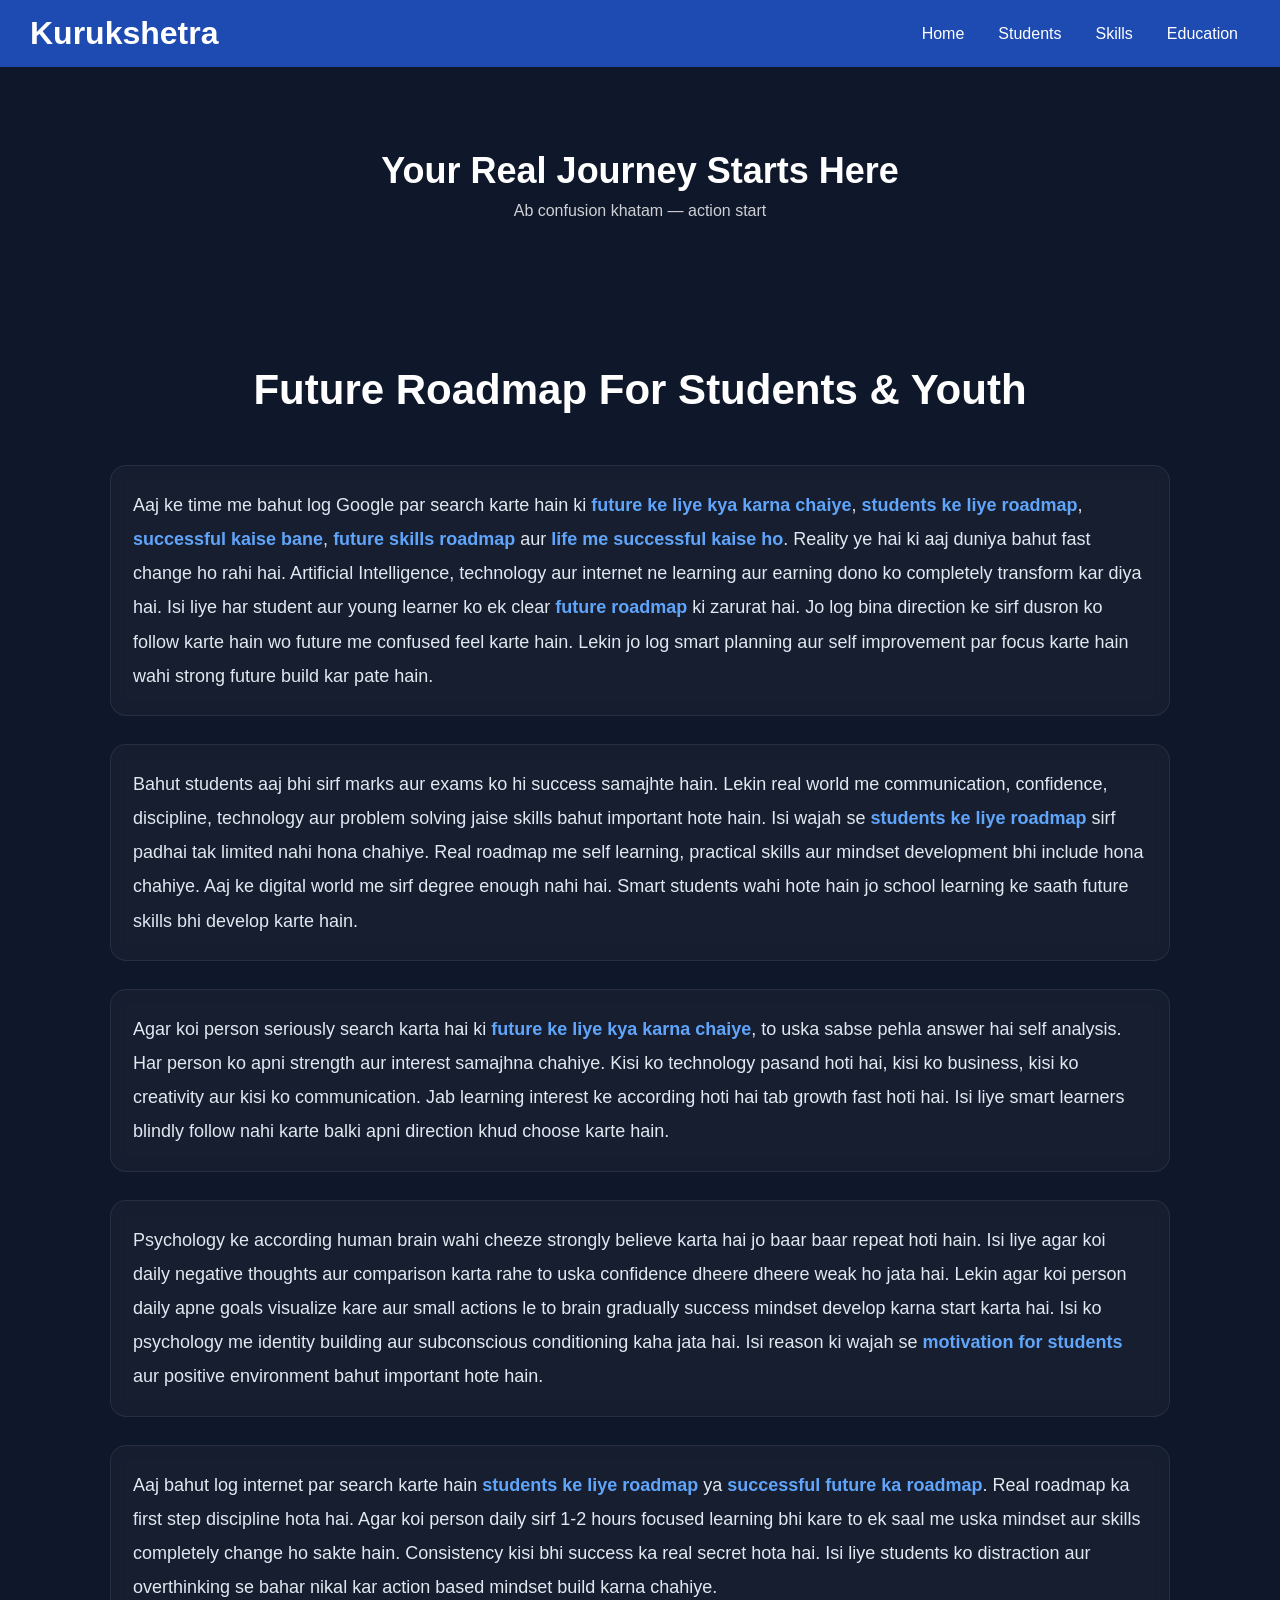
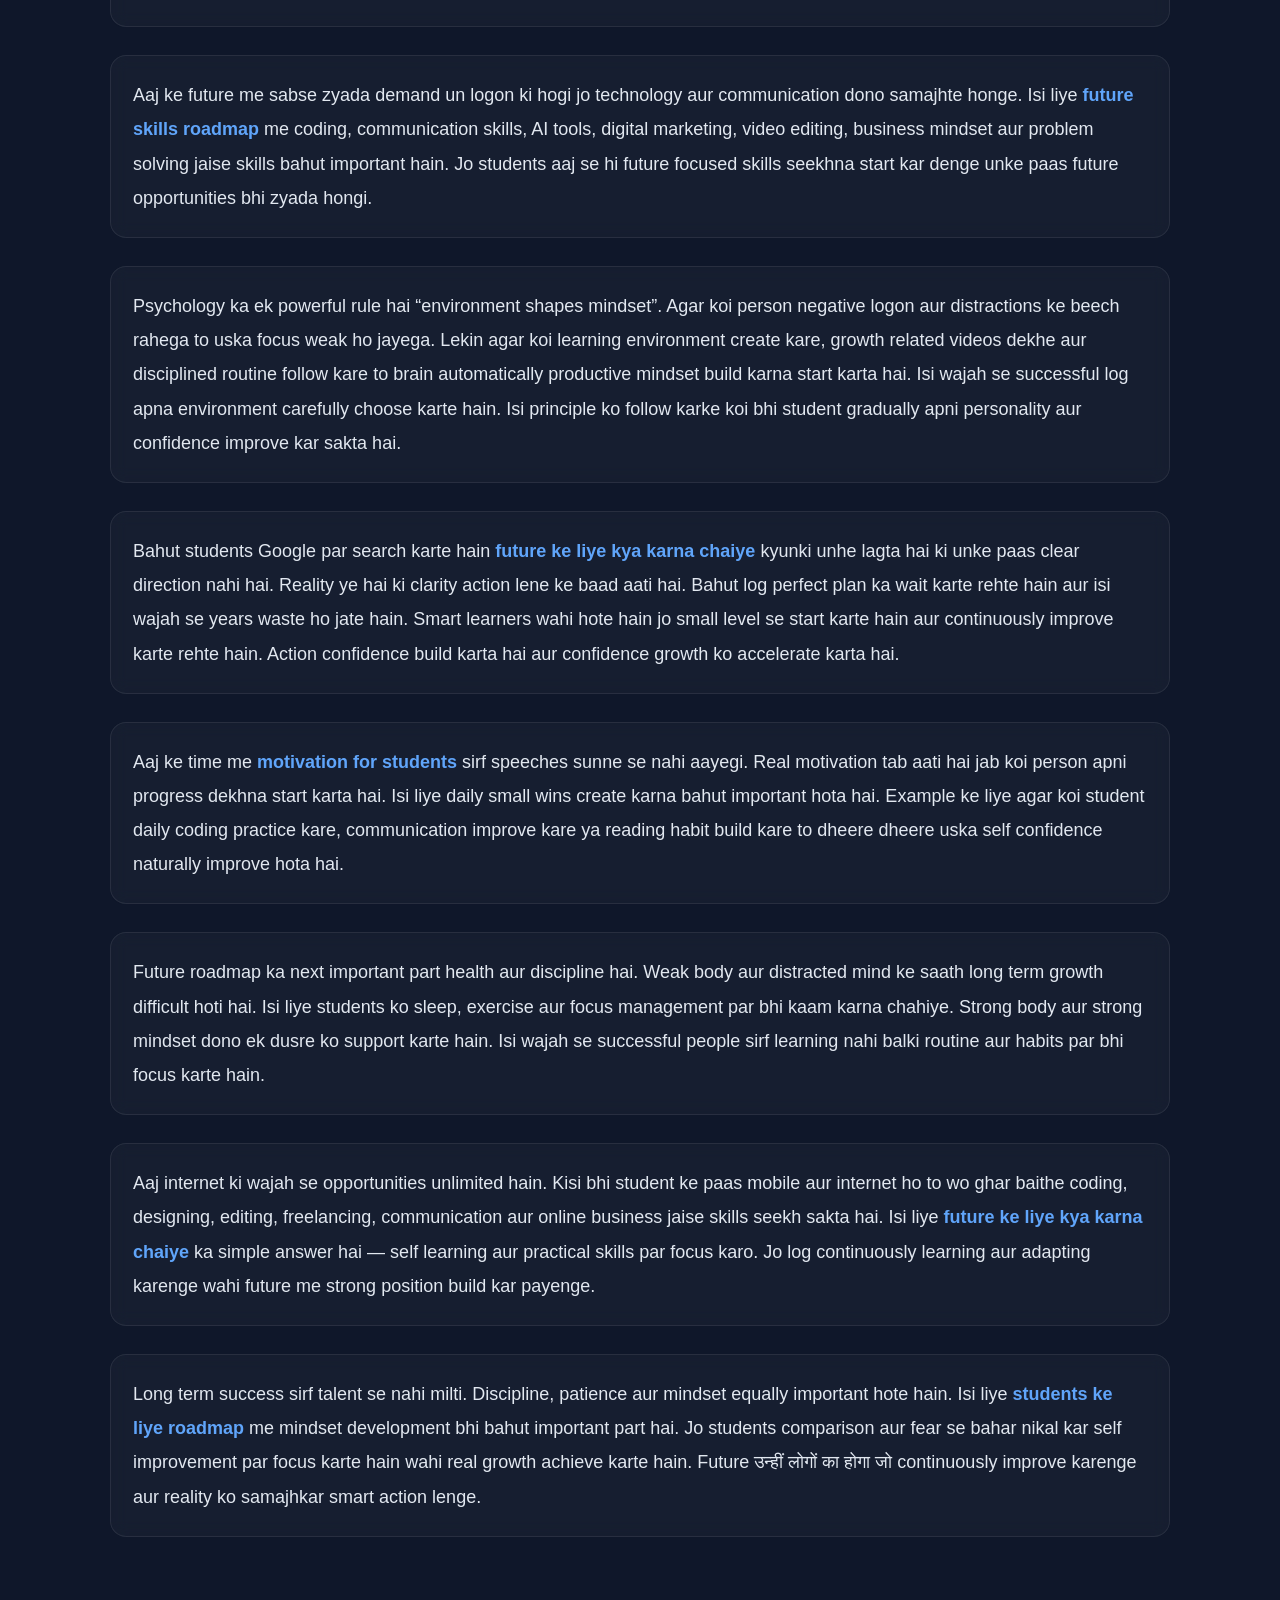
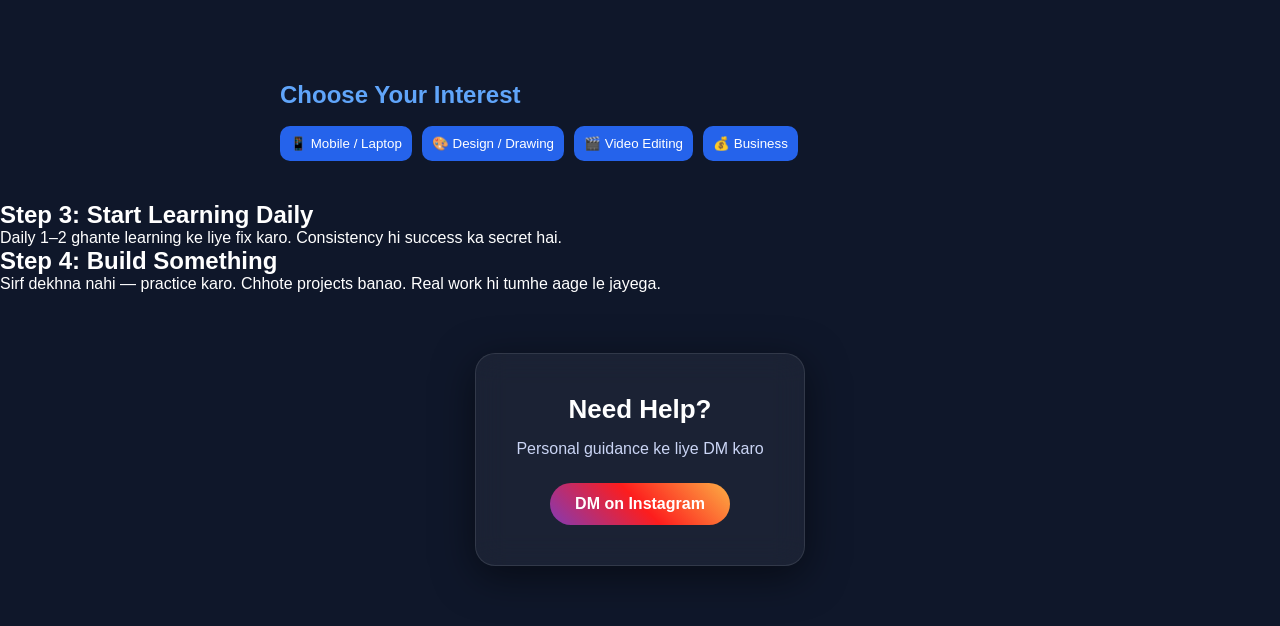
<file: start-learning.html>
<!DOCTYPE html>
<html>
<head>
  <title>Start Your Journey | Kurukshetra</title>
  <link rel="icon" type="image/png" href="icon.png">
  <link rel="apple-touch-icon" href="icon.png">
  <meta name="theme-color" content="#0f172a">
  <meta name="description" content="Apni life ka real start karo. Skills seekho, direction pao aur apna future build karo.">
  <link rel="stylesheet" href="style.css">
  <meta charset="UTF-8">
  <meta name="viewport" content="width=device-width, initial-scale=1.0">
</head>

<body>
<header>
  <h1>Kurukshetra</h1>
  <nav class="menu">
    <a href="index.html">Home</a>
    <a href="students.html">Students</a>
    <a href="skills.html">Skills</a>
    <a href="education.html">Education</a>
  </nav>
</header>


<!-- HERO -->
<section class="hero">
  <h2>Your Real Journey Starts Here</h2>
  <p>Ab confusion khatam — action start</p>
</section>
<section class="future-roadmap-section">

<h1>Future Roadmap For Students & Youth</h1>

<p>
Aaj ke time me bahut log Google par search karte hain ki <b>future ke liye kya karna chaiye</b>, <b>students ke liye roadmap</b>, <b>successful kaise bane</b>, <b>future skills roadmap</b> aur <b>life me successful kaise ho</b>. Reality ye hai ki aaj duniya bahut fast change ho rahi hai. Artificial Intelligence, technology aur internet ne learning aur earning dono ko completely transform kar diya hai. Isi liye har student aur young learner ko ek clear <b>future roadmap</b> ki zarurat hai. Jo log bina direction ke sirf dusron ko follow karte hain wo future me confused feel karte hain. Lekin jo log smart planning aur self improvement par focus karte hain wahi strong future build kar pate hain.
</p>

<p>
Bahut students aaj bhi sirf marks aur exams ko hi success samajhte hain. Lekin real world me communication, confidence, discipline, technology aur problem solving jaise skills bahut important hote hain. Isi wajah se <b>students ke liye roadmap</b> sirf padhai tak limited nahi hona chahiye. Real roadmap me self learning, practical skills aur mindset development bhi include hona chahiye. Aaj ke digital world me sirf degree enough nahi hai. Smart students wahi hote hain jo school learning ke saath future skills bhi develop karte hain.
</p>

<p>
Agar koi person seriously search karta hai ki <b>future ke liye kya karna chaiye</b>, to uska sabse pehla answer hai self analysis. Har person ko apni strength aur interest samajhna chahiye. Kisi ko technology pasand hoti hai, kisi ko business, kisi ko creativity aur kisi ko communication. Jab learning interest ke according hoti hai tab growth fast hoti hai. Isi liye smart learners blindly follow nahi karte balki apni direction khud choose karte hain.
</p>

<p>
Psychology ke according human brain wahi cheeze strongly believe karta hai jo baar baar repeat hoti hain. Isi liye agar koi daily negative thoughts aur comparison karta rahe to uska confidence dheere dheere weak ho jata hai. Lekin agar koi person daily apne goals visualize kare aur small actions le to brain gradually success mindset develop karna start karta hai. Isi ko psychology me identity building aur subconscious conditioning kaha jata hai. Isi reason ki wajah se <b>motivation for students</b> aur positive environment bahut important hote hain.
</p>

<p>
Aaj bahut log internet par search karte hain <b>students ke liye roadmap</b> ya <b>successful future ka roadmap</b>. Real roadmap ka first step discipline hota hai. Agar koi person daily sirf 1-2 hours focused learning bhi kare to ek saal me uska mindset aur skills completely change ho sakte hain. Consistency kisi bhi success ka real secret hota hai. Isi liye students ko distraction aur overthinking se bahar nikal kar action based mindset build karna chahiye.
</p>

<p>
Aaj ke future me sabse zyada demand un logon ki hogi jo technology aur communication dono samajhte honge. Isi liye <b>future skills roadmap</b> me coding, communication skills, AI tools, digital marketing, video editing, business mindset aur problem solving jaise skills bahut important hain. Jo students aaj se hi future focused skills seekhna start kar denge unke paas future opportunities bhi zyada hongi.
</p>

<p>
Psychology ka ek powerful rule hai “environment shapes mindset”. Agar koi person negative logon aur distractions ke beech rahega to uska focus weak ho jayega. Lekin agar koi learning environment create kare, growth related videos dekhe aur disciplined routine follow kare to brain automatically productive mindset build karna start karta hai. Isi wajah se successful log apna environment carefully choose karte hain. Isi principle ko follow karke koi bhi student gradually apni personality aur confidence improve kar sakta hai.
</p>

<p>
Bahut students Google par search karte hain <b>future ke liye kya karna chaiye</b> kyunki unhe lagta hai ki unke paas clear direction nahi hai. Reality ye hai ki clarity action lene ke baad aati hai. Bahut log perfect plan ka wait karte rehte hain aur isi wajah se years waste ho jate hain. Smart learners wahi hote hain jo small level se start karte hain aur continuously improve karte rehte hain. Action confidence build karta hai aur confidence growth ko accelerate karta hai.
</p>

<p>
Aaj ke time me <b>motivation for students</b> sirf speeches sunne se nahi aayegi. Real motivation tab aati hai jab koi person apni progress dekhna start karta hai. Isi liye daily small wins create karna bahut important hota hai. Example ke liye agar koi student daily coding practice kare, communication improve kare ya reading habit build kare to dheere dheere uska self confidence naturally improve hota hai.
</p>

<p>
Future roadmap ka next important part health aur discipline hai. Weak body aur distracted mind ke saath long term growth difficult hoti hai. Isi liye students ko sleep, exercise aur focus management par bhi kaam karna chahiye. Strong body aur strong mindset dono ek dusre ko support karte hain. Isi wajah se successful people sirf learning nahi balki routine aur habits par bhi focus karte hain.
</p>

<p>
Aaj internet ki wajah se opportunities unlimited hain. Kisi bhi student ke paas mobile aur internet ho to wo ghar baithe coding, designing, editing, freelancing, communication aur online business jaise skills seekh sakta hai. Isi liye <b>future ke liye kya karna chaiye</b> ka simple answer hai — self learning aur practical skills par focus karo. Jo log continuously learning aur adapting karenge wahi future me strong position build kar payenge.
</p>

<p>
Long term success sirf talent se nahi milti. Discipline, patience aur mindset equally important hote hain. Isi liye <b>students ke liye roadmap</b> me mindset development bhi bahut important part hai. Jo students comparison aur fear se bahar nikal kar self improvement par focus karte hain wahi real growth achieve karte hain. Future उन्हीं लोगों का होगा जो continuously improve karenge aur reality ko samajhkar smart action lenge.
</p>

</section>

<!-- MAIN CONTENT -->
<section class="start-page">

  <h2>Choose Your Interest</h2>

  <div class="options">
    <button onclick="selectInterest('tech')">📱 Mobile / Laptop</button>
    <button onclick="selectInterest('creative')">🎨 Design / Drawing</button>
    <button onclick="selectInterest('video')">🎬 Video Editing</button>
    <button onclick="selectInterest('business')">💰 Business</button>
  </div>

  <!-- 👇 FULL RESULT BLOCK (hidden) -->
  <div id="result-box" class="result-box" style="display:none;">

    <h2>Your Skill</h2>
    <p id="skill-result"></p>

    <h2>Start Learning</h2>
    <div class="learning-box">
      <p>✔ Start with YouTube (free)</p>
      <p>✔ Daily 1 hour practice</p>
      <p>✔ Copy + practice (beginner phase)</p>
    </div>

    <h2>Do This Today</h2>
    <div class="task-box">
      <p id="task"></p>
    </div>

  </div>

</section>

  <h2>Step 3: Start Learning Daily</h2>
  <p>
    Daily 1–2 ghante learning ke liye fix karo. Consistency hi success ka secret hai.
  </p>

  <h2>Step 4: Build Something</h2>
  <p>
    Sirf dekhna nahi — practice karo. Chhote projects banao.
    Real work hi tumhe aage le jayega.
  </p>

</section>

<!-- CTA -->
<section class="cta-pro">
  <div class="cta-box">
    <h2>Need Help?</h2>
    <p>Personal guidance ke liye DM karo</p>

    <a href="https://instagram.com/YOUR_USERNAME" target="_blank">
      <button class="insta-btn">DM on Instagram</button>
    </a>
  </div>
</section>
<script>
  resultBox.scrollIntoView({ behavior: "smooth" });
function selectInterest(type) {

  let resultBox = document.getElementById("result-box");
  let skill = document.getElementById("skill-result");
  let task = document.getElementById("task");

  // 👇 show full result block
  resultBox.style.display = "block";

  if (type === "tech") {
    skill.innerText = "Learn Coding / Web Development";
    task.innerText = "👉 Today: YouTube par 'HTML basic' search karo aur ek simple webpage bana ke dekho";
  }
  else if (type === "creative") {
    skill.innerText = "Learn Graphic Design";
    task.innerText = "👉 Today: Canva open karo aur ek Instagram post design karo";
  }
  else if (type === "video") {
    skill.innerText = "Learn Video Editing";
    task.innerText = "👉 Today: CapCut me 30 sec ka reel edit karo";
  }
  else if (type === "business") {
    skill.innerText = "Learn Selling & Marketing";
    task.innerText = "👉 Today: Ek product idea likho aur uska Instagram caption banao";
  }
}
</script>
</body>
</html>
</file>
<file: style.css>
html, body {
  overflow-x: hidden;
}

* {
  margin: 0;
  padding: 0;
  box-sizing: border-box;
  font-family: Arial;
  box-sizing: border-box;
  text-decoration: none;
}

body {
  padding-top: 70px;
  background: #0f172a;
  color: white;
}

/* HEADER */
header {
  display: flex;
  justify-content: space-between;
  padding: 15px 30px;
  background: rgba(37, 99, 235, 0.7);
  backdrop-filter: blur(12px);
  position: fixed;
  top: 0;
  left: 0;
  width: 100%;
  z-index: 9999;
  align-items: center;
}

.menu {
  display: flex;
  gap: 10px;
}

.menu a {
  color: white;
  padding: 8px 12px;
  transition: 0.3s;
}

.menu a:hover {
  background: white;
  color: black;
  border-radius: 8px;
}

/* HERO */
.hero {
  text-align: center;
  padding: 80px 20px;
}

.hero h2 {
  font-size: 36px;
}

.hero p {
  margin-top: 10px;
  opacity: 0.8;
}

.hero-btns button {
  margin: 15px;
  padding: 10px 20px;
  border: none;
  background: #2563eb;
  color: white;
  border-radius: 10px;
  cursor: pointer;
}

.hero-btns .outline {
  background: transparent;
  border: 1px solid white;
}

/* ABOUT */
.about {
  margin: 20px;
  padding: 20px;
  background: #111827;
  border-radius: 12px;
}
.home-article{
  max-width:1000px;
  margin:auto;
  padding:40px 20px;
  line-height:1.9;
  color:#e2e8f0;
}

.home-article h1{
  text-align:center;
  font-size:42px;
  margin-bottom:30px;
  color:white;
}

.home-article p{
  margin-bottom:22px;
  font-size:18px;
}

.home-article b{
  color:#60a5fa;
}

/* GRID */
.main-sections {
  display: grid;
  grid-template-columns: repeat(2, 1fr);
  gap: 20px;
  padding: 40px;
}

.box {
  height: 220px;
  display: flex;
  justify-content: center;
  align-items: center;
  font-size: 20px;
  border-radius: 15px;
  position: relative;
  overflow: hidden;
  cursor: pointer;
  transition: 0.3s;
  text-box: 10px;
  color: black;
  
}

.box:hover {
  transform: scale(1.05);
}

.box::before {
  content: "";
  position: absolute;
  inset: 0;
  background: rgba(0,0,0,0.6);
}

/* BACKGROUNDS */
.students { background: url('students.webp') center/cover; }
.skills { background: url('skill.png') center/cover; }
.learning { background: url('learning.png') center/cover; }
.education { background: url('education.jpg') center/cover; }
.box-text {
  background: rgba(0, 0, 0, 0.6); /* dark glass */
  padding: 10px 20px;
  border-radius: 10px;

  color: white;
  font-size: 22px;
  font-weight: bold;

  backdrop-filter: blur(5px);
}
/* FEATURES */
.features {
  text-align: center;
  padding: 40px;
}

.feature-box {
  display: grid;
  gap: 10px;
  margin-top: 20px;
}

/* ROADMAP */
.roadmap {
  text-align: center;
  padding: 40px;
}

.steps div {
  margin: 10px 0;
}

/* SKILLS */
.skills-preview {
  text-align: center;
  padding: 40px;
}
.skills-article{
  max-width:1000px;
  margin:auto;
  padding:40px 20px;
  line-height:1.9;
  color:#e2e8f0;
}

.skills-article h1{
  text-align:center;
  font-size:42px;
  margin-bottom:30px;
  color:white;
}

.skills-article p{
  margin-bottom:22px;
  font-size:18px;
}

.skills-article b{
  color:#60a5fa;
}
.future-skills-section{
  max-width: 1100px;
  margin: auto;
  padding: 50px 20px;
  line-height: 1.9;
  color: #e2e8f0;
}

.future-skills-section h1{
  text-align: center;
  font-size: 42px;
  margin-bottom: 35px;
  color: white;
  font-weight: bold;
}

.future-skills-section p{
  margin-bottom: 28px;
  font-size: 18px;
  background: rgba(255,255,255,0.03);
  padding: 20px;
  border-radius: 16px;
  border: 1px solid rgba(255,255,255,0.08);
  backdrop-filter: blur(8px);
  transition: 0.3s;
}

.future-skills-section p:hover{
  transform: translateY(-4px);
  border-color: rgba(96,165,250,0.5);
  box-shadow: 0 0 20px rgba(37,99,235,0.2);
}

.future-skills-section b{
  color: #60a5fa;
  font-weight: bold;
}

/* Scroll smooth */
html{
  scroll-behavior: smooth;
}

/* Mobile Responsive */
@media (max-width:768px){

  .future-skills-section{
    padding: 30px 15px;
  }

  .future-skills-section h1{
    font-size: 30px;
  }

  .future-skills-section p{
    font-size: 16px;
    padding: 16px;
  }

}
.skill-items {
  display: flex;
  justify-content: center;
  gap: 20px;
  margin-top: 20px;
}

/* QUOTE */
.quote {
  text-align: center;
  padding: 40px;
  font-style: italic;
  opacity: 0.8;
}

/* CTA */
.cta {
  text-align: center;
  padding: 40px;
}

.cta button {
  padding: 10px 20px;
  background: #2563eb;
  border: none;
  border-radius: 10px;
  color: white;
}

/* FOOTER */
footer {
  text-align: center;
  padding: 20px;
  opacity: 0.6;
}

/* MOBILE */
@media (max-width: 768px) {
  .main-sections {
    grid-template-columns: 1fr;
  }

  .skill-items {
    flex-direction: column;
  }

  header {
    flex-direction: column;
    gap: 10px;
  }
}
/* students */
.menu a.active {
  background: #2563eb;
  color: white;
  border-radius: 8px;
}
.article-section {
  max-width: 1000px;
  margin: auto;
  padding: 40px 20px;
  line-height: 1.9;
  color: #e2e8f0;
}

.article-section h1 {
  font-size: 42px;
  margin-bottom: 20px;
  color: white;
  text-align: center;
}

.article-section h2 {
  margin-top: 40px;
  margin-bottom: 15px;
  color: #60a5fa;
  border-left: 4px solid #2563eb;
  padding-left: 10px;
}

.article-section p {
  margin-bottom: 20px;
  font-size: 18px;
}

.article-section b {
  color: #60a5fa;
}

.video-section {
  text-align: center;
  padding: 40px;
}

.video-card {
  position: relative;
  max-width: 600px;
  margin: auto;
  cursor: pointer;
}

.video-card img {
  width: 100%;
  border-radius: 12px;
}

/* ▶ play button */
.play-btn {
  position: absolute;
  top: 50%;
  left: 50%;
  transform: translate(-50%, -50%);
  font-size: 50px;
  color: white;
  background: rgba(0,0,0,0.6);
  padding: 10px 20px;
  border-radius: 50%;
}

/* Skills */
.skills-grid {
  display: grid;
  grid-template-columns: repeat(2, 1fr);
  gap: 20px;
  padding: 40px;
  background: linear-gradient(135deg, #020617, #0f172a);
  border-radius: 20px;

}

.skill-card {
  background: rgba(255, 255, 255, 0.05); /* transparent glass */
  backdrop-filter: blur(10px);
  -webkit-backdrop-filter: blur(10px);

  border: 1px solid rgba(255, 255, 255, 0.1);
  border-radius: 15px;

  padding: 20px;
  transition: all 0.3s ease;

  box-shadow: 0 8px 25px rgba(0, 0, 0, 0.3);
}

.skill-card:hover {
  transform: translateY(-8px) scale(1.02);

  border: 1px solid rgba(37, 99, 235, 0.6);

  box-shadow: 0 10px 30px rgba(37, 99, 235, 0.3);
}
}

.skill-card h3 {
  margin-bottom: 10px;
}

.skill-card ul {
  margin-top: 10px;
  padding-left: 15px;
}

.skill-card li {
  margin: 5px 0;
}

/* mobile */
@media (max-width: 768px) {
  .skills-grid {
    grid-template-columns: 1fr;
  }
}
.skill-card h3 {
  color: #60a5fa; /* blue highlight */
}

.skill-card p {
  color: #cbd5f5;
}

.skill-card li {
  color: #e2e8f0;
}
.skill-card:nth-child(1) { border-left: 4px solid #3b82f6; }
.skill-card:nth-child(2) { border-left: 4px solid #ec4899; }
.skill-card:nth-child(3) { border-left: 4px solid #f59e0b; }
.skill-card:nth-child(4) { border-left: 4px solid #10b981; }
.skill-card:nth-child(5) { border-left: 4px solid #8b5cf6; }

.cta-pro {
  display: flex;
  justify-content: center;
  align-items: center;
  padding: 60px 20px;
}

/* main glass box */
.cta-box {
  max-width: 600px;
  text-align: center;

  background: rgba(255, 255, 255, 0.05);
  backdrop-filter: blur(15px);
  -webkit-backdrop-filter: blur(15px);

  border: 1px solid rgba(255, 255, 255, 0.1);
  border-radius: 20px;

  padding: 40px;

  box-shadow: 0 10px 40px rgba(0,0,0,0.5);

  transition: 0.3s;
}

/* hover lift */
.cta-box:hover {
  transform: translateY(-8px);
  box-shadow: 0 15px 50px rgba(37, 99, 235, 0.4);
}

.cta-box h2 {
  font-size: 26px;
  margin-bottom: 15px;
}

.cta-box p {
  color: #cbd5f5;
  margin-bottom: 10px;
}

/* highlight line */
.highlight {
  color: #60a5fa;
  font-size: 18px;
  margin: 15px 0;
}

/* insta button */
.insta-btn {
  margin-top: 15px;
  padding: 12px 25px;

  border: none;
  border-radius: 30px;

  background: linear-gradient(45deg, #833ab4, #fd1d1d, #fcb045);
  color: white;
  font-size: 16px;
  font-weight: bold;

  cursor: pointer;
  transition: 0.3s;
}

/* hover glow */
.insta-btn:hover {
  transform: scale(1.05);
  box-shadow: 0 0 20px rgba(253, 29, 29, 0.6);
}

/* education */
.edu-grid {
  display: grid;
  grid-template-columns: repeat(2, 1fr);
  gap: 20px;
  padding: 40px;
}
.education-article{
  max-width:1000px;
  margin:auto;
  padding:40px 20px;
  line-height:1.9;
  color:#e2e8f0;
}

.education-article h1{
  text-align:center;
  font-size:42px;
  margin-bottom:30px;
  color:white;
}

.education-article p{
  margin-bottom:22px;
  font-size:18px;
}

.education-article b{
  color:#60a5fa;
}

.edu-card {
  background: rgba(255,255,255,0.05);
  backdrop-filter: blur(10px);

  border: 1px solid rgba(255,255,255,0.1);
  border-radius: 15px;

  padding: 20px;
  transition: 0.3s;
}

.edu-card:hover {
  transform: translateY(-5px);
  border: 1px solid #2563eb;
}

/* mobile */
@media (max-width: 768px) {
  .edu-grid {
    grid-template-columns: 1fr;
  }
}

.video-section {
  padding: 40px;
  text-align: center;
}

.video-grid {
  display: grid;
  grid-template-columns: repeat(3, 1fr);
  gap: 20px;
  margin-top: 30px;
}

/* card */
.video-card {
  position: relative;
  text-decoration: none;
  color: white;
  transition: 0.3s;
}

/* thumbnail */
.video-card img {
  width: 100%;
  border-radius: 12px;
}

/* play icon */
.play-icon {
  position: absolute;
  top: 40%;
  left: 50%;
  transform: translate(-50%, -50%);
  font-size: 40px;
  background: rgba(0,0,0,0.6);
  padding: 10px 15px;
  border-radius: 50%;
}

/* title */
.video-card p {
  margin-top: 10px;
  font-size: 14px;
  opacity: 0.9;
}

/* hover effect */
.video-card:hover {
  transform: scale(1.05);
}

/* mobile */
@media (max-width: 768px) {
  .video-grid {
    grid-template-columns: 1fr;
  }
}

.float-btn {
  position: fixed;
  bottom: 20px;
  right: 20px;

  width: 60px;
  height: 60px;

  background: linear-gradient(45deg, #833ab4, #fd1d1d, #fcb045);
  color: white;

  display: flex;
  justify-content: center;
  align-items: center;

  border-radius: 50%;
  font-size: 26px;

  text-decoration: none;
  z-index: 9999;

  box-shadow: 0 5px 20px rgba(0,0,0,0.4);

  transition: 0.3s;
}

/* hover effect */
.float-btn:hover {
  transform: scale(1.1);
  box-shadow: 0 0 25px rgba(253, 29, 29, 0.7);
}


.popup {
  position: fixed;
  top: 0;
  left: 0;
  width: 100%;
  height: 100%;

  background: rgba(0,0,0,0.7);

  display: none;
  justify-content: center;
  align-items: center;

  z-index: 9999;
}

.popup-box {
  background: #111827;
  color: white;
  padding: 30px;
  border-radius: 15px;
  text-align: center;
  width: 300px;

  box-shadow: 0 10px 40px rgba(0,0,0,0.5);
}

.popup-buttons button {
  margin: 10px;
  padding: 10px 20px;
  border: none;
  border-radius: 8px;
  cursor: pointer;
}

.popup-buttons button:first-child {
  background: #2563eb;
  color: white;
}

.popup-buttons button:last-child {
  background: #374151;
  color: white;
}
.popup-text {
  margin: 15px 0;
  font-size: 14px;
  line-height: 1.5;
  color: #cbd5f5;
}
/* Blog */
.blog {
  padding: 40px;
  max-width: 800px;
  margin: auto;
  line-height: 1.7;
}

.blog h2 {
  margin-top: 20px;
  color: #60a5fa;
}

.blog p {
  margin-top: 10px;
  color: #cbd5f5;
}

.blog ul {
  margin-top: 10px;
  padding-left: 20px;
}

.blog li {
  margin: 5px 0;
}

/* learning */
.start-page {
  padding: 40px;
  max-width: 800px;
  margin: auto;
  line-height: 1.7;
}

.start-page h2 {
  margin-top: 20px;
  color: #60a5fa;
}

.start-page p {
  margin-top: 10px;
  color: #cbd5f5;
}
.check-btn-pro {
  padding: 12px 25px;
  border: none;
  border-radius: 30px;

  background: linear-gradient(45deg, #2563eb, #60a5fa);
  color: white;
  font-size: 16px;
  font-weight: bold;

  cursor: pointer;
  transition: 0.3s;
}

.check-btn-pro:hover {
  transform: scale(1.08);
  box-shadow: 0 0 20px rgba(37, 99, 235, 0.6);
}
.options {
  display: flex;
  flex-wrap: wrap;
  gap: 10px;
  margin-top: 10px;
}

.options button {
  padding: 10px;
  border: none;
  border-radius: 10px;
  background: #2563eb;
  color: white;
  cursor: pointer;
}

.learning-box, .task-box {
  background: rgba(255,255,255,0.05);
  padding: 15px;
  border-radius: 10px;
  margin-top: 10px;
}
.result-box {
  margin-top: 30px;
  padding: 20px;
  background: rgba(255,255,255,0.05);
  border-radius: 15px;
  animation: fadeIn 0.5s ease;
}

@keyframes fadeIn {
  from {opacity: 0; transform: translateY(15px);}
  to {opacity: 1; transform: translateY(0);}
}
.future-roadmap-section{
  max-width:1100px;
  margin:auto;
  padding:50px 20px;
  line-height:1.9;
  color:#e2e8f0;
}

.future-roadmap-section h1{
  text-align:center;
  font-size:42px;
  margin-bottom:35px;
  color:white;
}

.future-roadmap-section p{
  margin-bottom:28px;
  font-size:18px;
  background:rgba(255,255,255,0.03);
  padding:22px;
  border-radius:16px;
  border:1px solid rgba(255,255,255,0.08);
  backdrop-filter:blur(8px);
  transition:0.3s;
}

.future-roadmap-section p:hover{
  transform:translateY(-4px);
  border-color:rgba(96,165,250,0.5);
  box-shadow:0 0 20px rgba(37,99,235,0.2);
}

.future-roadmap-section b{
  color:#60a5fa;
}

@media (max-width:768px){

  .future-roadmap-section{
    padding:30px 15px;
  }

  .future-roadmap-section h1{
    font-size:30px;
  }

  .future-roadmap-section p{
    font-size:16px;
    padding:18px;
  }

}
.blog-growth-section{
  max-width:1100px;
  margin:auto;
  padding:50px 20px;
  line-height:1.9;
  color:#e2e8f0;
}

.blog-growth-section h1{
  text-align:center;
  font-size:42px;
  margin-bottom:35px;
  color:white;
}

.blog-growth-section p{
  margin-bottom:28px;
  font-size:18px;
  background:rgba(255,255,255,0.03);
  padding:22px;
  border-radius:16px;
  border:1px solid rgba(255,255,255,0.08);
  backdrop-filter:blur(8px);
  transition:0.3s;
}

.blog-growth-section p:hover{
  transform:translateY(-4px);
  border-color:rgba(96,165,250,0.5);
  box-shadow:0 0 20px rgba(37,99,235,0.2);
}

.blog-growth-section b{
  color:#60a5fa;
}

@media (max-width:768px){

  .blog-growth-section{
    padding:30px 15px;
  }

  .blog-growth-section h1{
    font-size:30px;
  }

  .blog-growth-section p{
    font-size:16px;
    padding:18px;
  }

}
</file>
